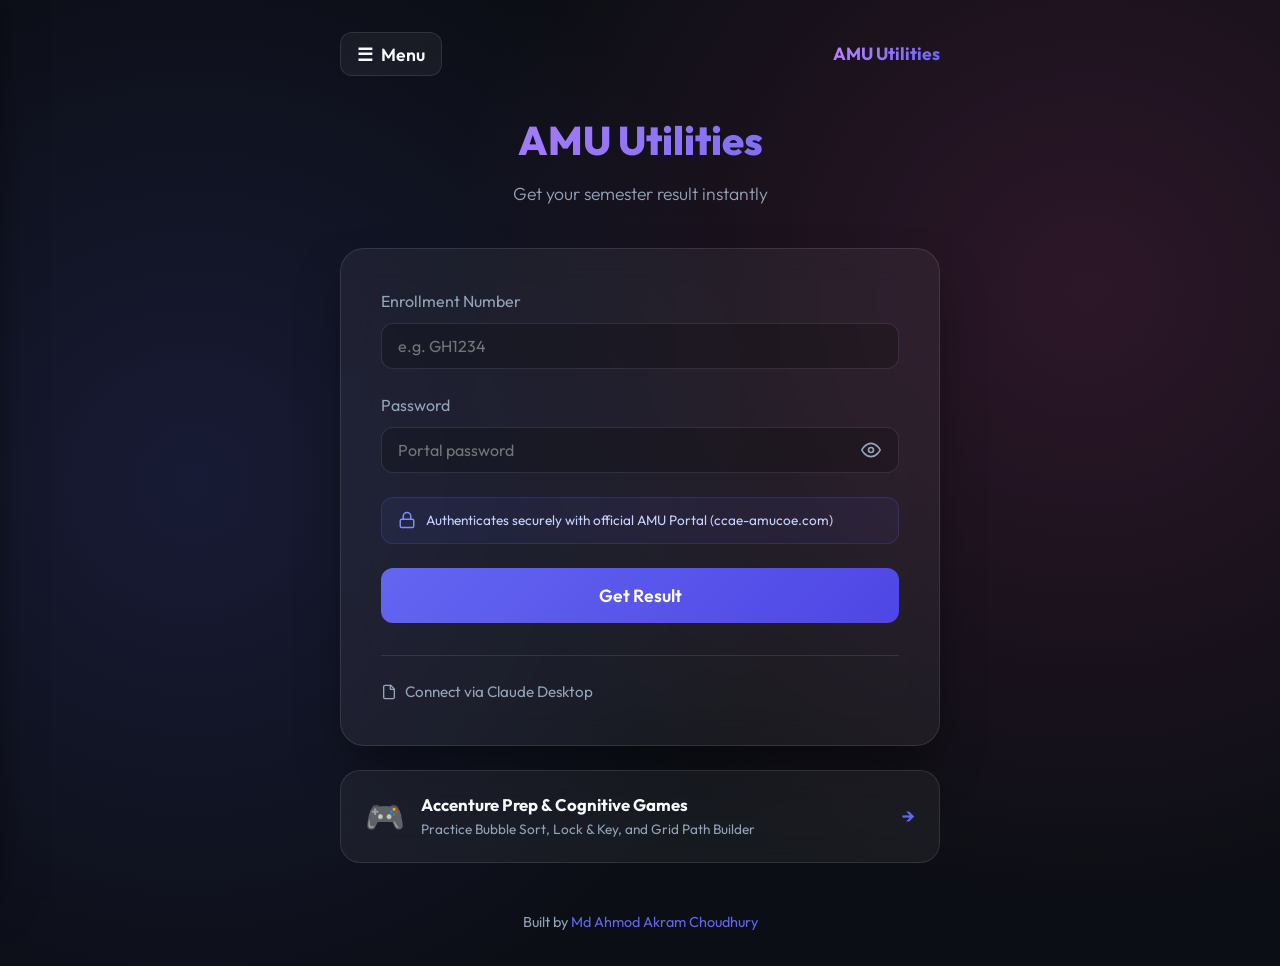
<file: templates/index.html>
<!DOCTYPE html>
<html lang="en">

<head>
    <meta charset="UTF-8">
    <meta name="viewport" content="width=device-width, initial-scale=1.0">
    <title>AMU Utilities</title>
    <link rel="stylesheet" href="/static/css/style.css">
</head>

<body>
    <div id="toast-container"></div>

    <!-- Global Sliding Sidebar -->
    <div id="global-sidebar" class="global-sidebar">
        <div class="sidebar-top">
            <h2>AMU Utilities</h2>
            <button id="global-sidebar-close" class="sidebar-close" aria-label="Close sidebar">&times;</button>
        </div>
        <div class="sidebar-menu">
            <a href="/" class="menu-item active">
                <span class="item-left">🏠 Results Portal</span>
            </a>
            <a href="/accenture" class="menu-item">
                <span class="item-left">🏢 Accenture Prep</span>
            </a>
        </div>
    </div>
    <div id="global-sidebar-overlay" class="global-overlay"></div>

    <div class="container">
        <nav class="nav-header">
            <button id="global-sidebar-toggle" class="sidebar-toggle-btn">
                <span>☰</span>
                <span>Menu</span>
            </button>
            <a href="/" class="nav-brand">
                <span>AMU Utilities</span>
            </a>
        </nav>

        <header>
            <h1>AMU Utilities</h1>
            <p class="subtitle">Get your semester result instantly</p>
        </header>

        <main>
            <div class="glass-card">
                <form id="resultForm">
                    <div class="form-group">
                        <label for="enrollment">Enrollment Number</label>
                        <input type="text" id="enrollment" name="enrollment" placeholder="e.g. GH1234"
                            autocomplete="username" required>
                    </div>

                    <div class="form-group">
                        <label for="password">Password</label>
                        <div class="password-wrapper">
                            <input type="password" id="password" name="password" placeholder="Portal password"
                                autocomplete="current-password" required>
                            <button type="button" id="togglePassword" class="password-toggle"
                                aria-label="Toggle password visibility">
                                <svg class="eye-open" width="20" height="20" viewBox="0 0 24 24" fill="none"
                                    stroke="currentColor" stroke-width="2" stroke-linecap="round"
                                    stroke-linejoin="round">
                                    <path d="M1 12s4-8 11-8 11 8 11 8-4 8-11 8-11-8-11-8z"></path>
                                    <circle cx="12" cy="12" r="3"></circle>
                                </svg>
                                <svg class="eye-closed" style="display:none;" width="20" height="20" viewBox="0 0 24 24"
                                    fill="none" stroke="currentColor" stroke-width="2" stroke-linecap="round"
                                    stroke-linejoin="round">
                                    <path
                                        d="M17.94 17.94A10.07 10.07 0 0 1 12 20c-7 0-11-8-11-8a18.45 18.45 0 0 1 5.06-5.94M9.9 4.24A9.12 9.12 0 0 1 12 4c7 0 11 8 11 8a18.5 18.5 0 0 1-2.16 3.19m-6.72-1.07a3 3 0 1 1-4.24-4.24">
                                    </path>
                                    <line x1="1" y1="1" x2="23" y2="23"></line>
                                </svg>
                            </button>
                        </div>
                    </div>

                    <div class="portal-info-box">
                        <svg width="18" height="18" viewBox="0 0 24 24" fill="none" stroke="currentColor"
                            stroke-width="2" stroke-linecap="round" stroke-linejoin="round">
                            <rect x="3" y="11" width="18" height="11" rx="2" ry="2"></rect>
                            <path d="M7 11V7a5 5 0 0 1 10 0v4"></path>
                        </svg>
                        <span>Authenticates securely with official AMU Portal (ccae-amucoe.com)</span>
                    </div>

                    <button type="submit" class="btn-primary" id="submitBtn">
                        <span class="btn-text">Get Result</span>
                        <div class="spinner"></div>
                    </button>
                </form>

                <details class="claude-config">
                    <summary>
                        <svg width="16" height="16" viewBox="0 0 24 24" fill="none" stroke="currentColor"
                            stroke-width="2" stroke-linecap="round" stroke-linejoin="round">
                            <path d="M14.5 2H6a2 2 0 0 0-2 2v16a2 2 0 0 0 2 2h12a2 2 0 0 0 2-2V7.5L14.5 2z"></path>
                            <polyline points="14 2 14 8 20 8"></polyline>
                        </svg>
                        Connect via Claude Desktop
                    </summary>
                    <div class="code-container">
                        <button class="copy-btn" onclick="copyConfig()">Copy</button>
                        <pre id="config-code">{
  "mcpServers": {
    "amu-utilities": {
      "command": "npx",
      "args": [
        "-y",
        "@modelcontextprotocol/client-cli",
        "https://amu-utilities-378492016f18.herokuapp.com/sse"
      ]
    }
  }
}</pre>
                    </div>
                </details>
            </div>

            <a href="/accenture" class="feature-card"
                style="margin-top: 1.5rem; text-decoration: none; display: flex; flex-direction: row; align-items: center; justify-content: space-between; padding: 1.25rem 1.5rem;">
                <div style="display: flex; align-items: center; gap: 1rem;">
                    <span style="font-size: 2rem;">🎮</span>
                    <div>
                        <div style="font-weight: 700; color: var(--text-main); font-size: 1.05rem;">Accenture Prep &
                            Cognitive Games</div>
                        <div style="font-size: 0.85rem; color: var(--text-muted);">Practice Bubble Sort, Lock & Key, and
                            Grid Path Builder</div>
                    </div>
                </div>
                <div class="card-action" style="font-size: 1.2rem;">&rarr;</div>
            </a>
        </main>

        <footer class="footer">
            Built by <a href="https://www.linkedin.com/in/md-ahmod-akram-choudhury/" target="_blank"
                rel="noopener noreferrer">Md Ahmod Akram Choudhury</a>
        </footer>
    </div>

    <script src="/static/js/app.js"></script>
</body>

</html>
</file>
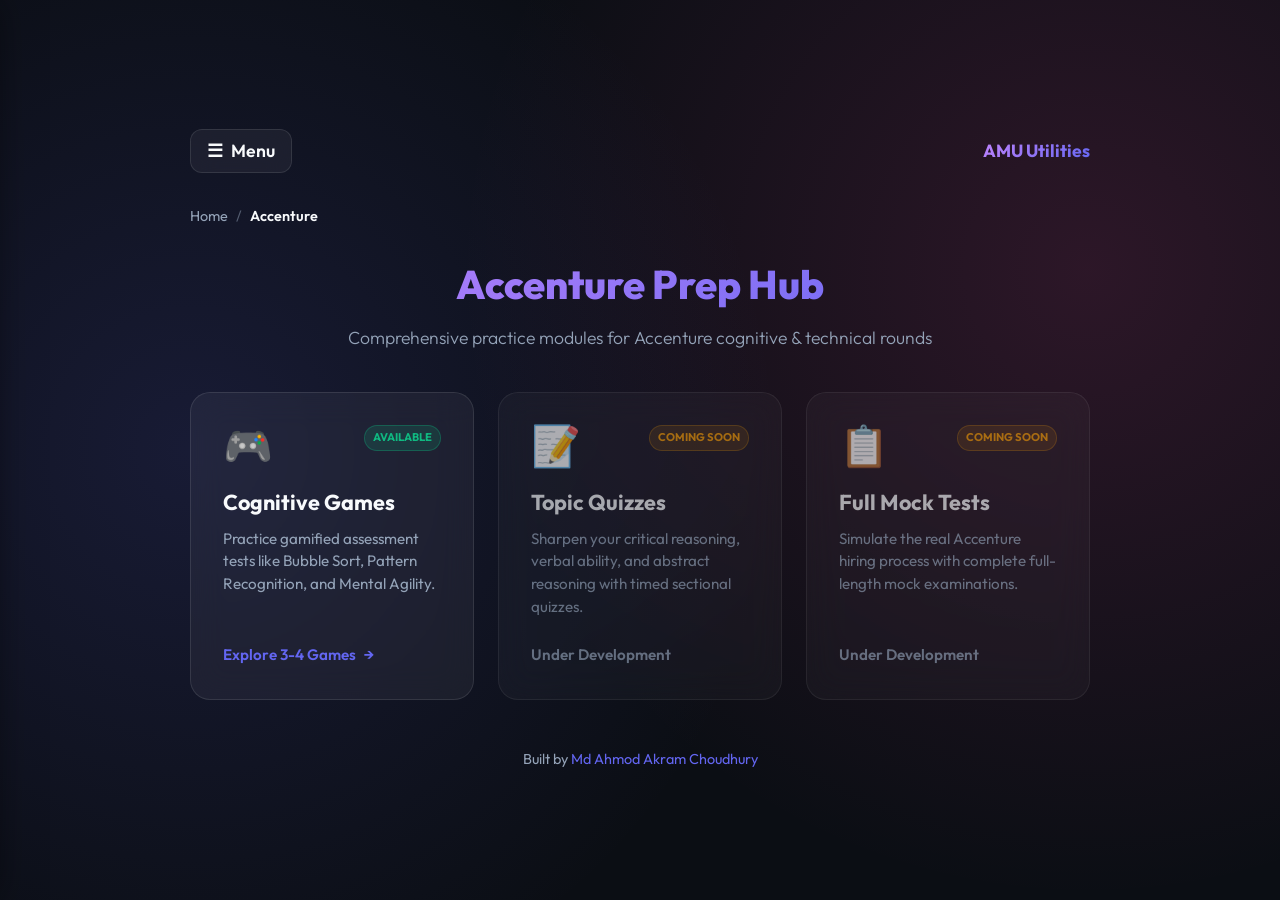
<file: templates/accenture_landing.html>
<!DOCTYPE html>
<html lang="en">
<head>
    <meta charset="UTF-8">
    <meta name="viewport" content="width=device-width, initial-scale=1.0">
    <title>Accenture Preparation | AMU Utilities</title>
    <link rel="stylesheet" href="/static/css/style.css">
</head>
<body>
    <div id="toast-container"></div>

    <!-- Global Sliding Sidebar -->
    <div id="global-sidebar" class="global-sidebar">
        <div class="sidebar-top">
            <h2>AMU Utilities</h2>
            <button id="global-sidebar-close" class="sidebar-close" aria-label="Close sidebar">&times;</button>
        </div>
        <div class="sidebar-menu">
            <div class="menu-category">Main</div>
            <a href="/" class="menu-item">
                <span class="item-left">🏠 Results Portal</span>
            </a>

            <div class="menu-category">Accenture Prep</div>
            <a href="/accenture" class="menu-item active">
                <span class="item-left">🏢 Accenture Home</span>
            </a>
            
            <a href="/accenture/games" class="menu-item">
                <span class="item-left">🎮 Games Section</span>
            </a>
            <div class="menu-subitems">
                <a href="/accenture/games/bubble-sort" class="menu-subitem">
                    <span>🔢 Bubble Sort</span>
                    <span class="badge-tag live">Play</span>
                </a>
                <a href="/accenture/games/lock-and-key" class="menu-subitem">
                    <span>🗝️ Lock & Key</span>
                    <span class="badge-tag live">Play</span>
                </a>
                <a href="/accenture/games/grid-path-builder" class="menu-subitem">
                    <span>🧩 Grid Path Builder</span>
                    <span class="badge-tag live">Play</span>
                </a>
                <div class="menu-subitem">
                    <span>⚡ Speed Arithmetic</span>
                    <span class="badge-tag soon">Soon</span>
                </div>
            </div>

            <a href="/accenture" class="menu-item">
                <span class="item-left">📝 Quiz Section</span>
                <span class="badge-tag soon">Soon</span>
            </a>

            <a href="/accenture" class="menu-item">
                <span class="item-left">📋 Mock Test Section</span>
                <span class="badge-tag soon">Soon</span>
            </a>
        </div>
    </div>
    <div id="global-sidebar-overlay" class="global-overlay"></div>

    <div class="wide-container">
        <!-- Top Nav -->
        <nav class="nav-header">
            <button id="global-sidebar-toggle" class="sidebar-toggle-btn">
                <span>☰</span>
                <span>Menu</span>
            </button>
            <a href="/" class="nav-brand">
                <span>AMU Utilities</span>
            </a>
        </nav>

        <!-- Breadcrumbs -->
        <div class="breadcrumbs">
            <a href="/">Home</a>
            <span class="separator">/</span>
            <span class="current">Accenture</span>
        </div>

        <!-- Hero Header -->
        <header class="section-hero">
            <h1>Accenture Prep Hub</h1>
            <p class="subtitle">Comprehensive practice modules for Accenture cognitive & technical rounds</p>
        </header>

        <main>
            <div class="cards-grid">
                <!-- Card 1: Games -->
                <a href="/accenture/games" class="feature-card">
                    <div>
                        <div class="card-top">
                            <div class="card-icon">🎮</div>
                            <span class="badge-tag live">Available</span>
                        </div>
                        <h2 class="card-title">Cognitive Games</h2>
                        <p class="card-desc">Practice gamified assessment tests like Bubble Sort, Pattern Recognition, and Mental Agility.</p>
                    </div>
                    <div class="card-action">
                        <span>Explore 3-4 Games</span>
                        <span>&rarr;</span>
                    </div>
                </a>

                <!-- Card 2: Quizzes -->
                <div class="feature-card disabled">
                    <div>
                        <div class="card-top">
                            <div class="card-icon">📝</div>
                            <span class="badge-tag soon">Coming Soon</span>
                        </div>
                        <h2 class="card-title">Topic Quizzes</h2>
                        <p class="card-desc">Sharpen your critical reasoning, verbal ability, and abstract reasoning with timed sectional quizzes.</p>
                    </div>
                    <div class="card-action" style="color: var(--text-muted);">
                        <span>Under Development</span>
                    </div>
                </div>

                <!-- Card 3: Mock Tests -->
                <div class="feature-card disabled">
                    <div>
                        <div class="card-top">
                            <div class="card-icon">📋</div>
                            <span class="badge-tag soon">Coming Soon</span>
                        </div>
                        <h2 class="card-title">Full Mock Tests</h2>
                        <p class="card-desc">Simulate the real Accenture hiring process with complete full-length mock examinations.</p>
                    </div>
                    <div class="card-action" style="color: var(--text-muted);">
                        <span>Under Development</span>
                    </div>
                </div>
            </div>
        </main>

        <footer class="footer">
            Built by <a href="https://www.linkedin.com/in/md-ahmod-akram-choudhury/" target="_blank" rel="noopener noreferrer">Md Ahmod Akram Choudhury</a>
        </footer>
    </div>

    <script src="/static/js/app.js"></script>
</body>
</html>
</file>
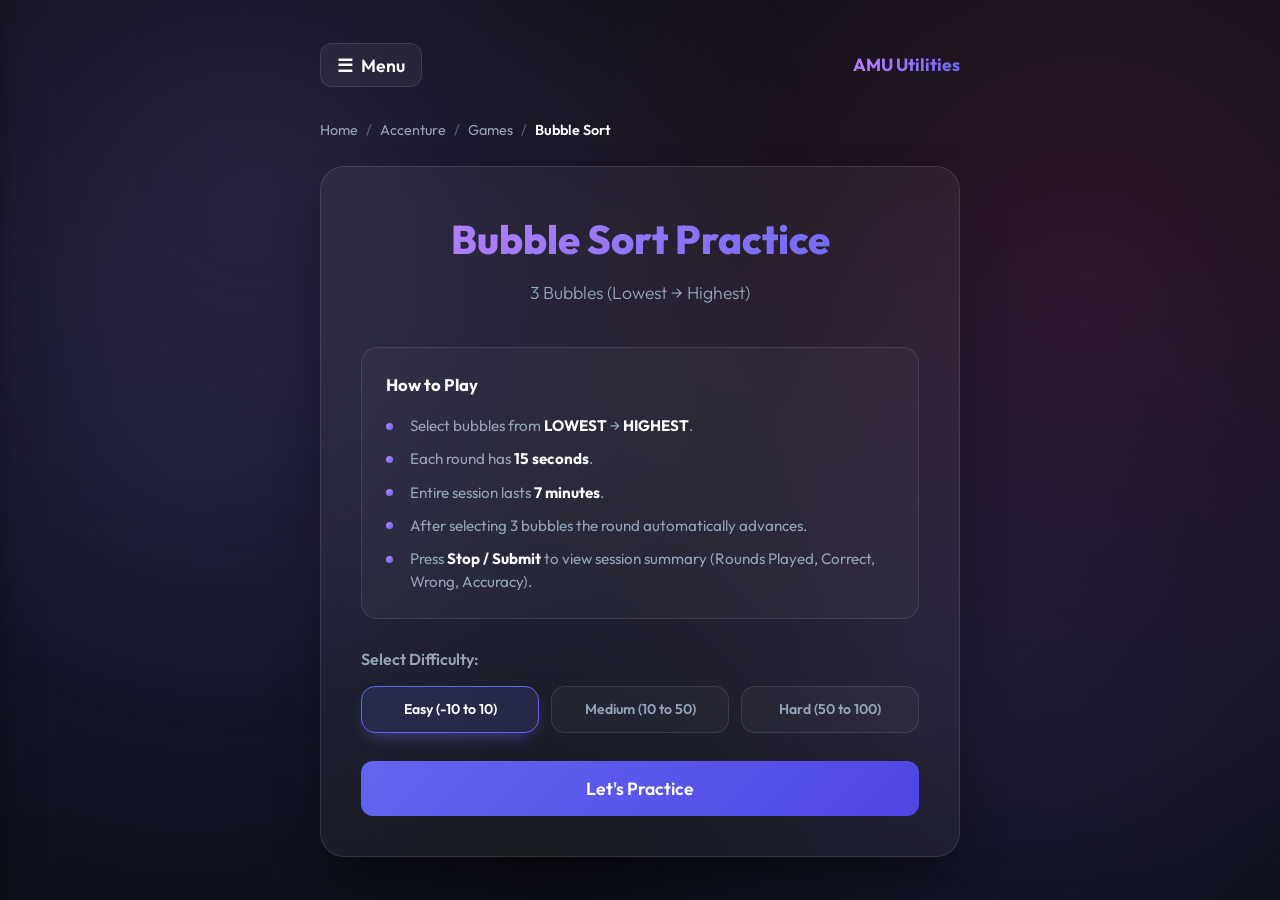
<file: templates/bubble_sort.html>
<!-- Updated bubble_sort.html – UI beautification pass 2 -->
<!DOCTYPE html>
<html lang="en">
<head>
    <meta charset="UTF-8">
    <meta name="viewport" content="width=device-width, initial-scale=1.0">
    <meta name="description" content="Bubble Sort practice game for cognitive assessment">
    <title>Bubble Sort Practice | Accenture Games</title>
    <link rel="stylesheet" href="/static/css/style.css">
    <link rel="stylesheet" href="/static/css/bubble_sort.css">
</head>
<body>
    <!-- Gradient background -->
    <div class="bg-gradient"></div>

    <div id="toast-container" class="toast-stack"></div>

    <!-- Global Sliding Sidebar -->
    <div id="global-sidebar" class="global-sidebar">
        <div class="sidebar-top">
            <h2>AMU Utilities</h2>
            <button id="global-sidebar-close" class="sidebar-close" aria-label="Close sidebar">&times;</button>
        </div>
        <div class="sidebar-menu">
            <div class="menu-category">Main</div>
            <a href="/" class="menu-item">
                <span class="item-left">🏠 Results Portal</span>
            </a>

            <div class="menu-category">Accenture Prep</div>
            <a href="/accenture" class="menu-item">
                <span class="item-left">🏢 Accenture Home</span>
            </a>
            <a href="/accenture/games" class="menu-item active">
                <span class="item-left">🎮 Games Section</span>
            </a>
            <div class="menu-subitems">
                <a href="/accenture/games/bubble-sort" class="menu-subitem active">
                    <span>🔢 Bubble Sort</span>
                    <span class="badge-tag live">Playing</span>
                </a>
                <a href="/accenture/games/lock-and-key" class="menu-subitem">
                    <span>🗝️ Lock &amp; Key</span>
                    <span class="badge-tag live">Play</span>
                </a>
                <a href="/accenture/games/grid-path-builder" class="menu-subitem">
                    <span>🧩 Grid Path Builder</span>
                    <span class="badge-tag live">Play</span>
                </a>
                <div class="menu-subitem">
                    <span>⚡ Speed Arithmetic</span>
                    <span class="badge-tag soon">Soon</span>
                </div>
            </div>
            <a href="/accenture" class="menu-item">
                <span class="item-left">📝 Quiz Section</span>
                <span class="badge-tag soon">Soon</span>
            </a>
            <a href="/accenture" class="menu-item">
                <span class="item-left">📋 Mock Test Section</span>
                <span class="badge-tag soon">Soon</span>
            </a>
        </div>
    </div>
    <div id="global-sidebar-overlay" class="global-overlay"></div>

    <!-- Top Bar for Session Timer -->
    <div id="session-timer-container" class="hidden">
        <div class="progress-bar">
            <div id="session-progress" class="progress-fill"></div>
        </div>
        <div class="session-time-text">Time Left: <span id="session-time-display">07:00</span></div>
    </div>

    <div class="container game-container">
        <!-- Top Nav -->
        <nav class="nav-header">
            <button id="global-sidebar-toggle" class="sidebar-toggle-btn">
                <span>☰</span>
                <span>Menu</span>
            </button>
            <a href="/" class="nav-brand">
                <span>AMU Utilities</span>
            </a>
        </nav>

        <!-- Breadcrumbs -->
        <div class="breadcrumbs">
            <a href="/">Home</a>
            <span class="separator">/</span>
            <a href="/accenture">Accenture</a>
            <span class="separator">/</span>
            <a href="/accenture/games">Games</a>
            <span class="separator">/</span>
            <span class="current">Bubble Sort</span>
        </div>

        <!-- SCREEN 1: Instructions -->
        <div id="instructions-screen" class="glass-card screen">
            <header>
                <h1>Bubble Sort Practice</h1>
                <p class="subtitle">3 Bubbles (Lowest &rarr; Highest)</p>
            </header>
            <div class="rules-box">
                <h2>How to Play</h2>
                <ul>
                    <li>Select bubbles from <strong>LOWEST</strong> &rarr; <strong>HIGHEST</strong>.</li>
                    <li>Each round has <strong>15 seconds</strong>.</li>
                    <li>Entire session lasts <strong>7 minutes</strong>.</li>
                    <li>After selecting 3 bubbles the round automatically advances.</li>
                    <li>Press <strong>Stop / Submit</strong> to view session summary (Rounds Played, Correct, Wrong, Accuracy).</li>
                </ul>
            </div>
            <div class="difficulty-section">
                <h3>Select Difficulty:</h3>
                <div class="difficulty-options">
                    <button class="diff-btn active" data-level="easy">Easy (-10 to 10)</button>
                    <button class="diff-btn" data-level="medium">Medium (10 to 50)</button>
                    <button class="diff-btn" data-level="hard">Hard (50 to 100)</button>
                </div>
            </div>
            <button id="start-btn" class="btn-primary">Let's Practice</button>
        </div>

        <!-- SCREEN 2: Gameplay -->
        <div id="gameplay-screen" class="screen hidden">
            <section class="gameplay-container">
                <div class="game-header status-bar">
                    <div class="round-info">
                        <div class="round-counter">Round <span id="round-display">1</span></div>
                        <span id="tier-badge" class="tier-badge tier-easy">Easy</span>
                    </div>
                    <div class="round-timer">
                        <svg width="40" height="40" viewBox="0 0 40 40">
                            <circle class="timer-bg" cx="20" cy="20" r="18" fill="none" stroke-width="4"/>
                            <circle class="timer-ring" id="timer-ring" cx="20" cy="20" r="18" fill="none" stroke-width="4"/>
                        </svg>
                        <div id="round-time-text" class="timer-text">15</div>
                    </div>
                    <div class="stat-pills">
                        <div class="move-counter" aria-live="polite">
                            Moves: <strong id="move-counter">0</strong>
                        </div>
                        <div class="streak-counter" aria-live="polite">
                            🔥 <span id="streak-display">0</span>
                        </div>
                    </div>
                </div>
                <div class="bubbles-area" id="bubbles-container"></div>
                <p class="bubbles-hint">Tap a bubble again to undo, or press Esc to clear your picks.</p>
                <div class="game-footer">
                    <button id="stop-btn" class="btn-secondary">Stop / Submit</button>
                </div>
            </section>
        </div>

        <!-- SCREEN 3: Results Summary -->
        <div id="results-screen" class="glass-card screen hidden">
            <header>
                <h1>Session Summary</h1>
                <p class="subtitle">Here's how you did!</p>
            </header>
            <div class="stats-grid">
                <div class="stat-card">
                    <div class="stat-value" id="stat-played">0</div>
                    <div class="stat-label">Rounds Played</div>
                </div>
                <div class="stat-card">
                    <div class="stat-value correct" id="stat-correct">0</div>
                    <div class="stat-label">Correct</div>
                </div>
                <div class="stat-card">
                    <div class="stat-value wrong" id="stat-wrong">0</div>
                    <div class="stat-label">Wrong</div>
                </div>
                <div class="stat-card">
                    <div class="stat-value accuracy" id="stat-accuracy">0%</div>
                    <div class="stat-label">Accuracy</div>
                </div>
                <div class="stat-card">
                    <div class="stat-value streak" id="stat-streak">0</div>
                    <div class="stat-label">Best Streak</div>
                </div>
            </div>
            <div class="results-actions">
                <button id="play-again-btn" class="btn-primary">Play Again</button>
                <a href="/accenture/games" class="btn-secondary text-center">Back to Games</a>
            </div>
            <button id="open-sidebar-btn" class="btn-accenture-games">
                Explore More Accenture Games &rarr;
            </button>
        </div>
    </div>

    <script src="/static/js/app.js"></script>
    <script src="/static/js/bubble_sort.js"></script>
</body>
</html>
</file>
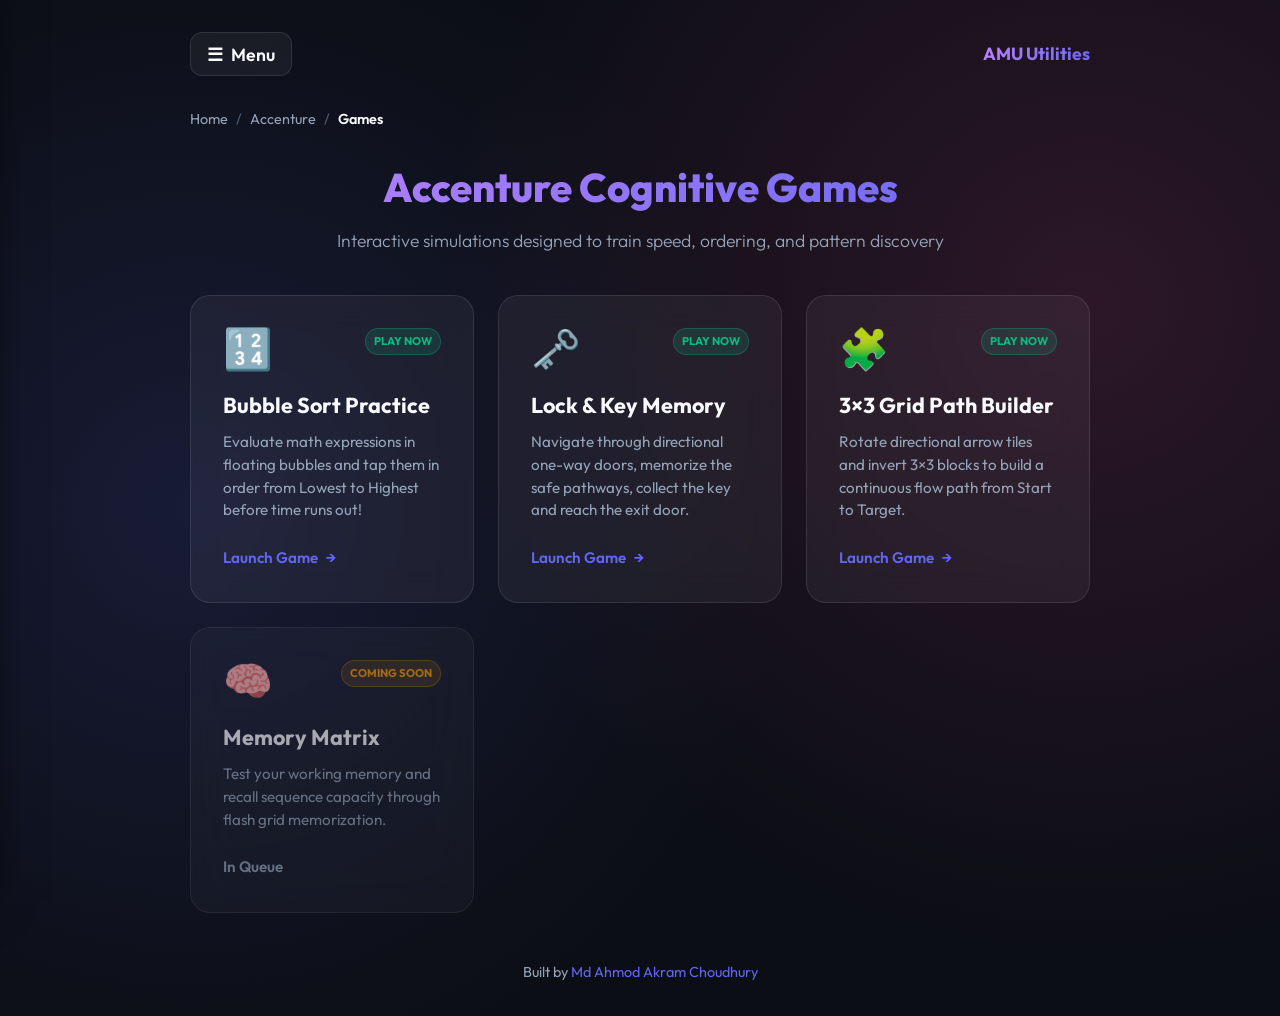
<file: templates/games_landing.html>
<!DOCTYPE html>
<html lang="en">
<head>
    <meta charset="UTF-8">
    <meta name="viewport" content="width=device-width, initial-scale=1.0">
    <title>Accenture Games | AMU Utilities</title>
    <link rel="stylesheet" href="/static/css/style.css">
</head>
<body>
    <div id="toast-container"></div>

    <!-- Global Sliding Sidebar -->
    <div id="global-sidebar" class="global-sidebar">
        <div class="sidebar-top">
            <h2>AMU Utilities</h2>
            <button id="global-sidebar-close" class="sidebar-close" aria-label="Close sidebar">&times;</button>
        </div>
        <div class="sidebar-menu">
            <div class="menu-category">Main</div>
            <a href="/" class="menu-item">
                <span class="item-left">🏠 Results Portal</span>
            </a>

            <div class="menu-category">Accenture Prep</div>
            <a href="/accenture" class="menu-item">
                <span class="item-left">🏢 Accenture Home</span>
            </a>
            
            <a href="/accenture/games" class="menu-item active">
                <span class="item-left">🎮 Games Section</span>
            </a>
            <div class="menu-subitems">
                <a href="/accenture/games/bubble-sort" class="menu-subitem">
                    <span>🔢 Bubble Sort</span>
                    <span class="badge-tag live">Play</span>
                </a>
                <a href="/accenture/games/lock-and-key" class="menu-subitem">
                    <span>🗝️ Lock & Key</span>
                    <span class="badge-tag live">Play</span>
                </a>
                <a href="/accenture/games/grid-path-builder" class="menu-subitem">
                    <span>🧩 Grid Path Builder</span>
                    <span class="badge-tag live">Play</span>
                </a>
                <div class="menu-subitem">
                    <span>⚡ Speed Arithmetic</span>
                    <span class="badge-tag soon">Soon</span>
                </div>
            </div>

            <a href="/accenture" class="menu-item">
                <span class="item-left">📝 Quiz Section</span>
                <span class="badge-tag soon">Soon</span>
            </a>

            <a href="/accenture" class="menu-item">
                <span class="item-left">📋 Mock Test Section</span>
                <span class="badge-tag soon">Soon</span>
            </a>
        </div>
    </div>
    <div id="global-sidebar-overlay" class="global-overlay"></div>

    <div class="wide-container">
        <!-- Top Nav -->
        <nav class="nav-header">
            <button id="global-sidebar-toggle" class="sidebar-toggle-btn">
                <span>☰</span>
                <span>Menu</span>
            </button>
            <a href="/" class="nav-brand">
                <span>AMU Utilities</span>
            </a>
        </nav>

        <!-- Breadcrumbs -->
        <div class="breadcrumbs">
            <a href="/">Home</a>
            <span class="separator">/</span>
            <a href="/accenture">Accenture</a>
            <span class="separator">/</span>
            <span class="current">Games</span>
        </div>

        <!-- Hero Header -->
        <header class="section-hero">
            <h1>Accenture Cognitive Games</h1>
            <p class="subtitle">Interactive simulations designed to train speed, ordering, and pattern discovery</p>
        </header>

        <main>
            <div class="cards-grid">
                <!-- Game 1: Bubble Sort Practice (Live) -->
                <a href="/accenture/games/bubble-sort" class="feature-card">
                    <div>
                        <div class="card-top">
                            <div class="card-icon">🔢</div>
                            <span class="badge-tag live">Play Now</span>
                        </div>
                        <h2 class="card-title">Bubble Sort Practice</h2>
                        <p class="card-desc">Evaluate math expressions in floating bubbles and tap them in order from Lowest to Highest before time runs out!</p>
                    </div>
                    <div class="card-action">
                        <span>Launch Game</span>
                        <span>&rarr;</span>
                    </div>
                </a>

                <!-- Game 2: Lock & Key Memory Game (Live) -->
                <a href="/accenture/games/lock-and-key" class="feature-card">
                    <div>
                        <div class="card-top">
                            <div class="card-icon">🗝️</div>
                            <span class="badge-tag live">Play Now</span>
                        </div>
                        <h2 class="card-title">Lock & Key Memory</h2>
                        <p class="card-desc">Navigate through directional one-way doors, memorize the safe pathways, collect the key and reach the exit door.</p>
                    </div>
                    <div class="card-action">
                        <span>Launch Game</span>
                        <span>&rarr;</span>
                    </div>
                </a>

                <!-- Game 3: 3x3 Grid Path Builder (Live) -->
                <a href="/accenture/games/grid-path-builder" class="feature-card">
                    <div>
                        <div class="card-top">
                            <div class="card-icon">🧩</div>
                            <span class="badge-tag live">Play Now</span>
                        </div>
                        <h2 class="card-title">3×3 Grid Path Builder</h2>
                        <p class="card-desc">Rotate directional arrow tiles and invert 3×3 blocks to build a continuous flow path from Start to Target.</p>
                    </div>
                    <div class="card-action">
                        <span>Launch Game</span>
                        <span>&rarr;</span>
                    </div>
                </a>

                <!-- Game 4: Digit Memory Matrix (Placeholder) -->
                <div class="feature-card disabled">
                    <div>
                        <div class="card-top">
                            <div class="card-icon">🧠</div>
                            <span class="badge-tag soon">Coming Soon</span>
                        </div>
                        <h2 class="card-title">Memory Matrix</h2>
                        <p class="card-desc">Test your working memory and recall sequence capacity through flash grid memorization.</p>
                    </div>
                    <div class="card-action" style="color: var(--text-muted);">
                        <span>In Queue</span>
                    </div>
                </div>
            </div>
        </main>

        <footer class="footer">
            Built by <a href="https://www.linkedin.com/in/md-ahmod-akram-choudhury/" target="_blank" rel="noopener noreferrer">Md Ahmod Akram Choudhury</a>
        </footer>
    </div>

    <script src="/static/js/app.js"></script>
</body>
</html>
</file>
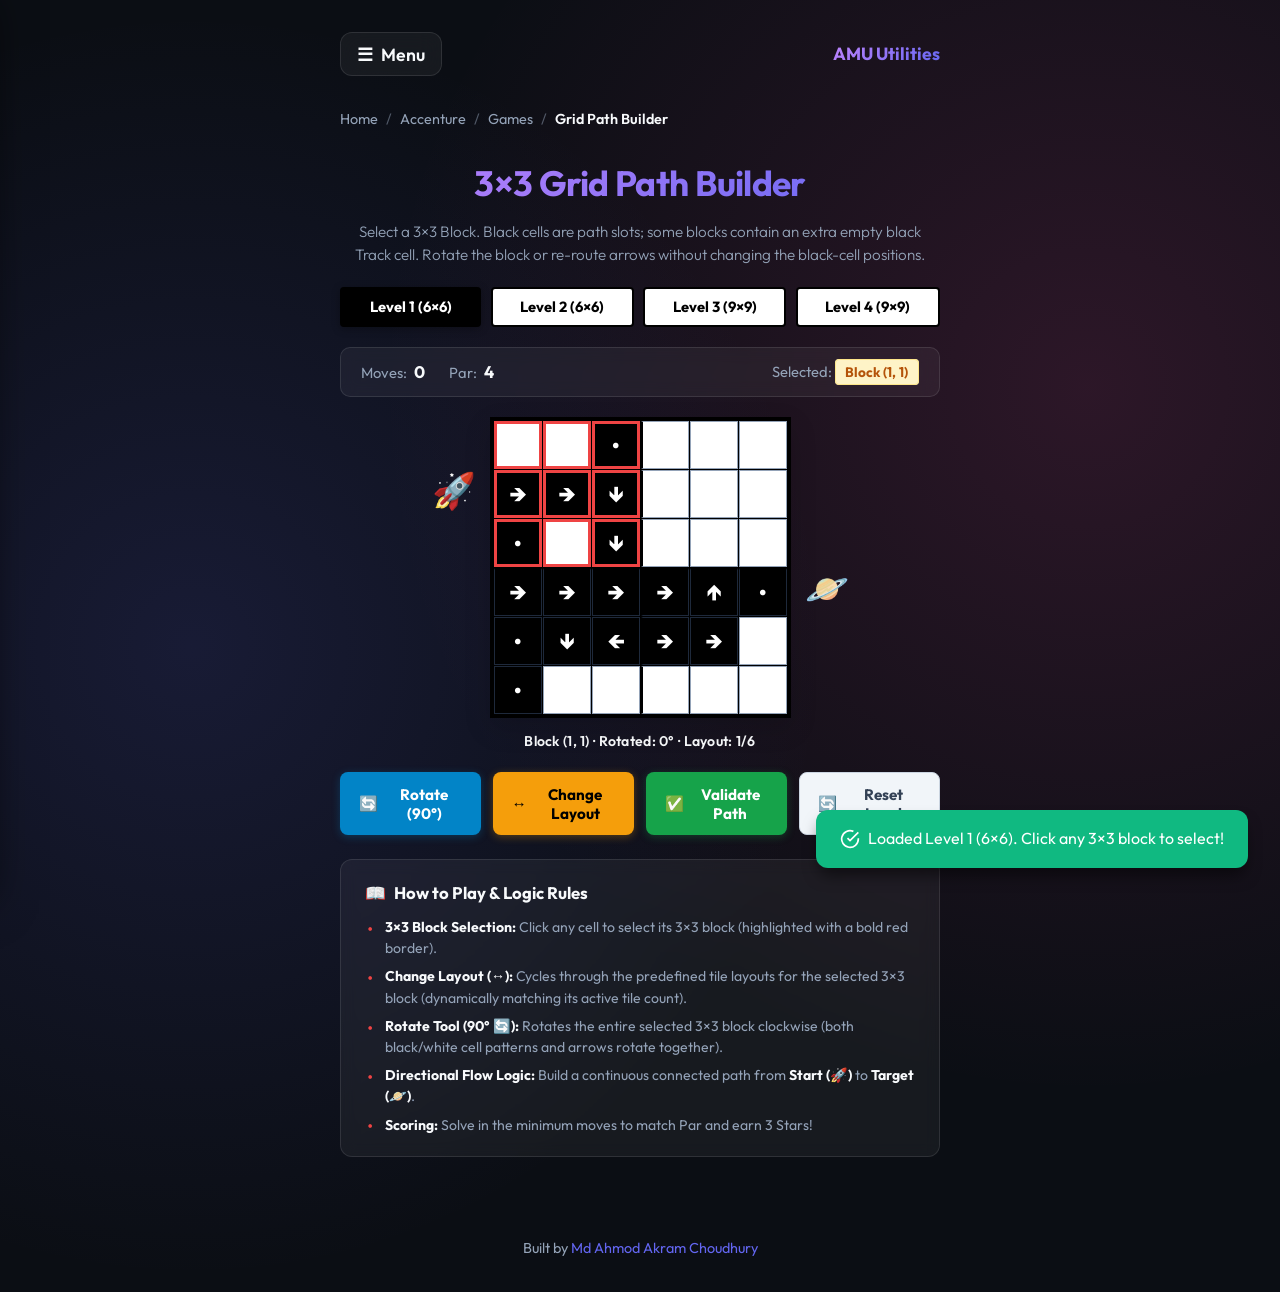
<file: templates/grid_path_builder.html>
<!DOCTYPE html>
<html lang="en">
<head>
    <meta charset="UTF-8">
    <meta name="viewport" content="width=device-width, initial-scale=1.0">
    <title>3x3 Grid Path Builder | Accenture Games</title>
    <link rel="stylesheet" href="/static/css/style.css">
    <link rel="stylesheet" href="/static/css/grid_path_builder.css">
</head>
<body>
    <div id="toast-container"></div>
    
    <!-- Global Sliding Sidebar -->
    <div id="global-sidebar" class="global-sidebar">
        <div class="sidebar-top">
            <h2>AMU Utilities</h2>
            <button id="global-sidebar-close" class="sidebar-close" aria-label="Close sidebar">&times;</button>
        </div>
        <div class="sidebar-menu">
            <div class="menu-category">Main</div>
            <a href="/" class="menu-item">
                <span class="item-left">🏠 Results Portal</span>
            </a>

            <div class="menu-category">Accenture Prep</div>
            <a href="/accenture" class="menu-item">
                <span class="item-left">🏢 Accenture Home</span>
            </a>
            
            <a href="/accenture/games" class="menu-item active">
                <span class="item-left">🎮 Games Section</span>
            </a>
            <div class="menu-subitems">
                <a href="/accenture/games/bubble-sort" class="menu-subitem">
                    <span>🔢 Bubble Sort</span>
                    <span class="badge-tag live">Play</span>
                </a>
                <a href="/accenture/games/lock-and-key" class="menu-subitem">
                    <span>🗝️ Lock & Key</span>
                    <span class="badge-tag live">Play</span>
                </a>
                <a href="/accenture/games/grid-path-builder" class="menu-subitem active">
                    <span>🧩 Grid Path Builder</span>
                    <span class="badge-tag live">Playing</span>
                </a>
                <div class="menu-subitem">
                    <span>⚡ Speed Arithmetic</span>
                    <span class="badge-tag soon">Soon</span>
                </div>
            </div>

            <a href="/accenture" class="menu-item">
                <span class="item-left">📝 Quiz Section</span>
                <span class="badge-tag soon">Soon</span>
            </a>

            <a href="/accenture" class="menu-item">
                <span class="item-left">📋 Mock Test Section</span>
                <span class="badge-tag soon">Soon</span>
            </a>
        </div>
    </div>
    <div id="global-sidebar-overlay" class="global-overlay"></div>

    <div class="container game-container">
        <!-- Top Nav -->
        <nav class="nav-header">
            <button id="global-sidebar-toggle" class="sidebar-toggle-btn">
                <span>☰</span>
                <span>Menu</span>
            </button>
            <a href="/" class="nav-brand">
                <span>AMU Utilities</span>
            </a>
        </nav>

        <!-- Breadcrumbs -->
        <div class="breadcrumbs">
            <a href="/">Home</a>
            <span class="separator">/</span>
            <a href="/accenture">Accenture</a>
            <span class="separator">/</span>
            <a href="/accenture/games">Games</a>
            <span class="separator">/</span>
            <span class="current">Grid Path Builder</span>
        </div>

        <!-- Main Game Container -->
        <div class="gpb-wrapper">
            <header class="gpb-header">
                <h1>3×3 Grid Path Builder</h1>
                <p class="subtitle">Select a 3×3 Block. Black cells are path slots; some blocks contain an extra empty black Track cell. Rotate the block or re-route arrows without changing the black-cell positions.</p>
            </header>

            <!-- Level Selection Buttons -->
            <div class="gpb-level-row">
                <button class="gpb-lvl-btn active" data-level="1">Level 1 (6×6)</button>
                <button class="gpb-lvl-btn" data-level="2">Level 2 (6×6)</button>
                <button class="gpb-lvl-btn" data-level="3">Level 3 (9×9)</button>
                <button class="gpb-lvl-btn" data-level="4">Level 4 (9×9)</button>
            </div>

            <!-- Status / Stats Bar -->
            <div class="gpb-status-bar">
                <div class="gpb-status-group">
                    <div class="gpb-stat-item">
                        <span>Moves:</span>
                        <strong id="move-counter">0</strong>
                    </div>
                    <div class="gpb-stat-item">
                        <span>Par:</span>
                        <strong id="par-counter">4</strong>
                    </div>
                </div>
                <div class="gpb-stat-item">
                    <span>Selected:</span>
                    <span id="selected-block-label" class="gpb-badge-block">Block (1, 1)</span>
                </div>
            </div>

            <!-- Board Area with Start/End Markers -->
            <div class="gpb-board-area">
                <div class="gpb-marker start" id="start-marker">
                    <span>🚀</span>
                    <span class="gpb-marker-label">Start</span>
                </div>
                <div class="gpb-board-card">
                    <div id="gpb-grid" class="gpb-grid gpb-grid-6x6">
                        <!-- Grid cells injected by JS -->
                    </div>
                </div>
                <div class="gpb-marker end" id="end-marker">
                    <span>🪐</span>
                    <span class="gpb-marker-label">Target</span>
                </div>
            </div>

            <!-- Exact Block Info Line as shown in screenshot -->
            <div id="gpb-block-info" class="gpb-block-info">
                Block (1, 1) · Rotated: 0° · Layout: 1/6
            </div>

            <!-- Action Controls Row -->
            <div class="gpb-actions-row">
                <button id="btn-rotate" class="gpb-btn-action btn-rotate">
                    <span>🔄</span>
                    <span>Rotate (90°)</span>
                </button>
                <button id="btn-change-dir" class="gpb-btn-action btn-change-layout">
                    <span>↔</span>
                    <span>Change Layout</span>
                </button>
                <button id="btn-validate" class="gpb-btn-action btn-validate">
                    <span>✅</span>
                    <span>Validate Path</span>
                </button>
                <button id="btn-reset" class="gpb-btn-action btn-reset">
                    <span>🔄</span>
                    <span>Reset Level</span>
                </button>
            </div>

            <!-- Rules Card -->
            <div class="gpb-rules-card">
                <h3><span>📖</span> How to Play & Logic Rules</h3>
                <ul>
                    <li><strong>3×3 Block Selection:</strong> Click any cell to select its 3×3 block (highlighted with a bold red border).</li>
                    <li><strong>Change Layout (↔):</strong> Cycles through the predefined tile layouts for the selected 3×3 block (dynamically matching its active tile count).</li>
                    <li><strong>Rotate Tool (90° 🔄):</strong> Rotates the entire selected 3×3 block clockwise (both black/white cell patterns and arrows rotate together).</li>
                    <li><strong>Directional Flow Logic:</strong> Build a continuous connected path from <strong>Start (🚀)</strong> to <strong>Target (🪐)</strong>.</li>
                    <li><strong>Scoring:</strong> Solve in the minimum moves to match Par and earn 3 Stars!</li>
                </ul>
            </div>
        </div>

        <footer class="footer">
            Built by <a href="https://www.linkedin.com/in/md-ahmod-akram-choudhury/" target="_blank" rel="noopener noreferrer">Md Ahmod Akram Choudhury</a>
        </footer>
    </div>

    <!-- Victory Modal Overlay -->
    <div id="gpb-modal" class="gpb-modal-overlay">
        <div class="gpb-modal-card">
            <div class="gpb-modal-icon">🎉</div>
            <h2 class="gpb-modal-title">Level Completed!</h2>
            <p class="gpb-modal-subtitle">Continuous path flow established successfully.</p>
            
            <div class="gpb-stars-row" id="modal-stars">
                <!-- Stars rendered by JS -->
            </div>

            <div class="gpb-modal-stats">
                <div class="gpb-modal-stat-box">
                    <div class="gpb-modal-stat-val" id="modal-moves">0</div>
                    <div class="gpb-modal-stat-label">Moves Used</div>
                </div>
                <div class="gpb-modal-stat-box">
                    <div class="gpb-modal-stat-val" id="modal-par">0</div>
                    <div class="gpb-modal-stat-label">Par Target</div>
                </div>
                <div class="gpb-modal-stat-box" style="grid-column: span 2;">
                    <div class="gpb-modal-stat-val efficiency" id="modal-efficiency">100%</div>
                    <div class="gpb-modal-stat-label">Move Efficiency</div>
                </div>
            </div>

            <div class="gpb-modal-actions">
                <button id="modal-next-btn" class="btn-next-lvl">Proceed to Next Level &rarr;</button>
                <button id="modal-replay-btn" class="btn-replay">Replay Level</button>
            </div>
        </div>
    </div>

    <script src="/static/js/app.js"></script>
    <script src="/static/js/grid_path_builder.js"></script>
</body>
</html>
</file>
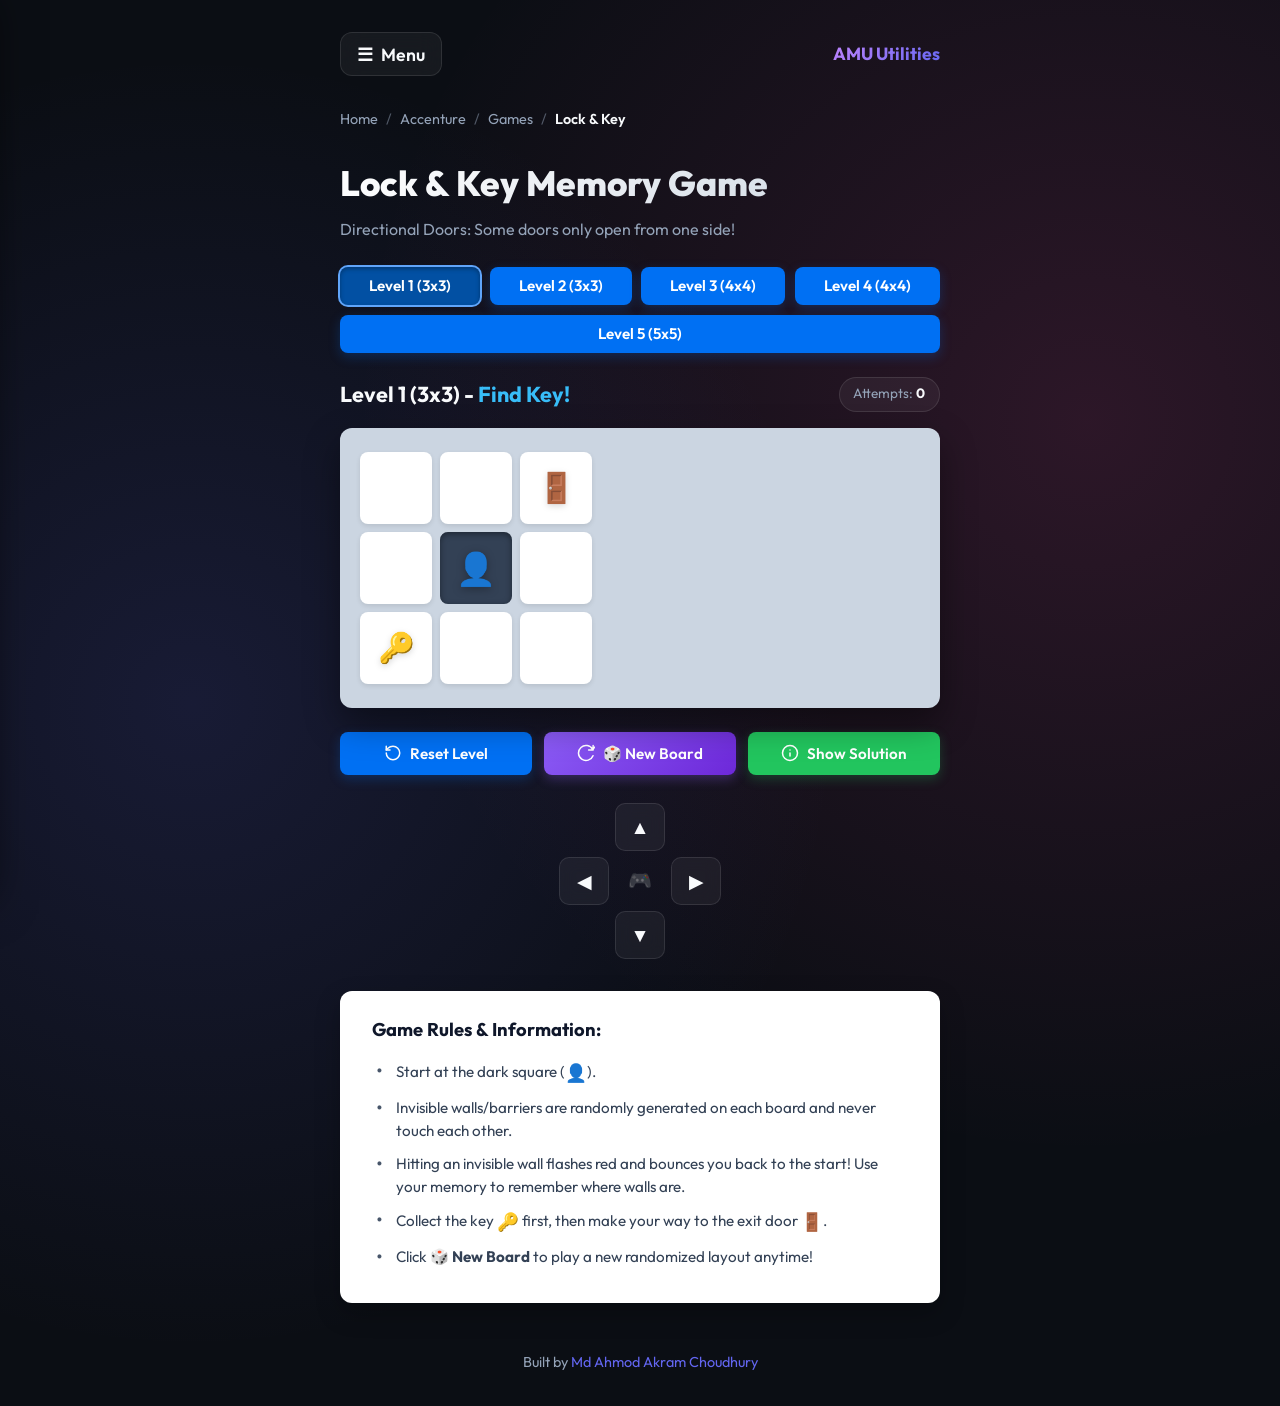
<file: templates/lock_and_key.html>
<!DOCTYPE html>
<html lang="en">
<head>
    <meta charset="UTF-8">
    <meta name="viewport" content="width=device-width, initial-scale=1.0">
    <title>Lock & Key Memory Game | Accenture Games</title>
    <link rel="stylesheet" href="/static/css/style.css">
    <link rel="stylesheet" href="/static/css/lock_and_key.css">
</head>
<body>
    <div id="toast-container"></div>
    
    <!-- Global Sliding Sidebar -->
    <div id="global-sidebar" class="global-sidebar">
        <div class="sidebar-top">
            <h2>AMU Utilities</h2>
            <button id="global-sidebar-close" class="sidebar-close" aria-label="Close sidebar">&times;</button>
        </div>
        <div class="sidebar-menu">
            <div class="menu-category">Main</div>
            <a href="/" class="menu-item">
                <span class="item-left">🏠 Results Portal</span>
            </a>

            <div class="menu-category">Accenture Prep</div>
            <a href="/accenture" class="menu-item">
                <span class="item-left">🏢 Accenture Home</span>
            </a>
            
            <a href="/accenture/games" class="menu-item active">
                <span class="item-left">🎮 Games Section</span>
            </a>
            <div class="menu-subitems">
                <a href="/accenture/games/bubble-sort" class="menu-subitem">
                    <span>🔢 Bubble Sort</span>
                    <span class="badge-tag live">Play</span>
                </a>
                <a href="/accenture/games/lock-and-key" class="menu-subitem active">
                    <span>🗝️ Lock & Key</span>
                    <span class="badge-tag live">Playing</span>
                </a>
                <a href="/accenture/games/grid-path-builder" class="menu-subitem">
                    <span>🧩 Grid Path Builder</span>
                    <span class="badge-tag live">Play</span>
                </a>
                <div class="menu-subitem">
                    <span>⚡ Speed Arithmetic</span>
                    <span class="badge-tag soon">Soon</span>
                </div>
            </div>

            <a href="/accenture" class="menu-item">
                <span class="item-left">📝 Quiz Section</span>
                <span class="badge-tag soon">Soon</span>
            </a>

            <a href="/accenture" class="menu-item">
                <span class="item-left">📋 Mock Test Section</span>
                <span class="badge-tag soon">Soon</span>
            </a>
        </div>
    </div>
    <div id="global-sidebar-overlay" class="global-overlay"></div>

    <div class="container game-container">
        <!-- Top Nav -->
        <nav class="nav-header">
            <button id="global-sidebar-toggle" class="sidebar-toggle-btn">
                <span>☰</span>
                <span>Menu</span>
            </button>
            <a href="/" class="nav-brand">
                <span>AMU Utilities</span>
            </a>
        </nav>

        <!-- Breadcrumbs -->
        <div class="breadcrumbs">
            <a href="/">Home</a>
            <span class="separator">/</span>
            <a href="/accenture">Accenture</a>
            <span class="separator">/</span>
            <a href="/accenture/games">Games</a>
            <span class="separator">/</span>
            <span class="current">Lock & Key</span>
        </div>

        <!-- Main Game Screen -->
        <div class="game-wrapper">
            <header class="game-header-section">
                <h1>Lock & Key Memory Game</h1>
                <p class="subtitle">Directional Doors: Some doors only open from one side!</p>
            </header>

            <!-- Level Selector Buttons -->
            <div class="level-selector-row" id="level-buttons-container">
                <button class="lvl-btn active" data-level="1">Level 1 (3x3)</button>
                <button class="lvl-btn" data-level="2">Level 2 (3x3)</button>
                <button class="lvl-btn" data-level="3">Level 3 (4x4)</button>
                <button class="lvl-btn" data-level="4">Level 4 (4x4)</button>
                <button class="lvl-btn" data-level="5">Level 5 (5x5)</button>
            </div>

            <!-- Current Objective Title -->
            <div class="objective-heading-bar">
                <h2 id="objective-title">Level 1 (3x3) - <span class="highlight-objective" id="objective-status">Find Key!</span></h2>
                <div class="stats-pill">
                    <span>Attempts: <strong id="attempt-counter">0</strong></span>
                </div>
            </div>

            <!-- Board View Container -->
            <div class="board-outer-card">
                <div class="board-grid-wrapper" id="board-grid-wrapper">
                    <div id="game-grid" class="game-grid grid-3x3">
                        <!-- Cells dynamically generated by JS -->
                    </div>
                    <div id="barriers-overlay" class="barriers-overlay">
                        <!-- Dynamic barrier lines generated by JS -->
                    </div>
                </div>
            </div>

            <!-- Controls & Action Buttons -->
            <div class="actions-row">
                <button id="reset-level-btn" class="btn-action btn-reset" title="Reset player to start position of current board">
                    <svg width="18" height="18" viewBox="0 0 24 24" fill="none" stroke="currentColor" stroke-width="2" stroke-linecap="round" stroke-linejoin="round"><path d="M3 12a9 9 0 1 0 9-9 9.75 9.75 0 0 0-6.74 2.74L3 8"></path><path d="M3 3v5h5"></path></svg>
                    Reset Level
                </button>
                <button id="randomize-btn" class="btn-action btn-randomize" title="Generate a brand new random layout for this level">
                    <svg width="18" height="18" viewBox="0 0 24 24" fill="none" stroke="currentColor" stroke-width="2" stroke-linecap="round" stroke-linejoin="round"><path d="M21.5 2v6h-6M21.34 15.57a10 10 0 1 1-.57-8.38l5.67-5.67"/></svg>
                    🎲 New Board
                </button>
                <button id="solution-btn" class="btn-action btn-solution" title="Reveal solution path and all barrier walls">
                    <svg width="18" height="18" viewBox="0 0 24 24" fill="none" stroke="currentColor" stroke-width="2" stroke-linecap="round" stroke-linejoin="round"><circle cx="12" cy="12" r="10"></circle><path d="M12 16v-4"></path><path d="M12 8h.01"></path></svg>
                    Show Solution
                </button>
            </div>

            <!-- D-Pad Controls for touch/mobile or quick navigation -->
            <div class="dpad-container">
                <button class="dpad-btn up" data-dir="up" aria-label="Move Up">▲</button>
                <div class="dpad-row">
                    <button class="dpad-btn left" data-dir="left" aria-label="Move Left">◀</button>
                    <div class="dpad-center">🎮</div>
                    <button class="dpad-btn right" data-dir="right" aria-label="Move Right">▶</button>
                </div>
                <button class="dpad-btn down" data-dir="down" aria-label="Move Down">▼</button>
            </div>

            <!-- Game Rules Box -->
            <div class="rules-card">
                <h3>Game Rules & Information:</h3>
                <ul>
                    <li>Start at the dark square (<span class="rule-icon">👤</span>).</li>
                    <li>Invisible walls/barriers are randomly generated on each board and never touch each other.</li>
                    <li>Hitting an invisible wall flashes red and bounces you back to the start! Use your memory to remember where walls are.</li>
                    <li>Collect the key <span class="rule-icon">🔑</span> first, then make your way to the exit door <span class="rule-icon">🚪</span>.</li>
                    <li>Click <strong>🎲 New Board</strong> to play a new randomized layout anytime!</li>
                </ul>
            </div>
        </div>

        <footer class="footer">
            Built by <a href="https://www.linkedin.com/in/md-ahmod-akram-choudhury/" target="_blank" rel="noopener noreferrer">Md Ahmod Akram Choudhury</a>
        </footer>
    </div>

    <script src="/static/js/app.js"></script>
    <script src="/static/js/lock_and_key.js"></script>
</body>
</html>
</file>
<file: static/css/style.css>
@import url('https://fonts.googleapis.com/css2?family=Outfit:wght@300;400;600;800&display=swap');

:root {
    --bg-color: #0B0E14;
    --glass-bg: rgba(255, 255, 255, 0.05);
    --glass-border: rgba(255, 255, 255, 0.1);
    --primary: #6366f1;
    --primary-hover: #4f46e5;
    --text-main: #f8fafc;
    --text-muted: #94a3b8;
    --error: #ef4444;
    --success: #10b981;
}

* {
    box-sizing: border-box;
    margin: 0;
    padding: 0;
    font-family: 'Outfit', sans-serif;
}

body {
    background-color: var(--bg-color);
    background-image:
        radial-gradient(circle at 15% 50%, rgba(99, 102, 241, 0.15) 0%, transparent 50%),
        radial-gradient(circle at 85% 30%, rgba(236, 72, 153, 0.15) 0%, transparent 50%);
    color: var(--text-main);
    min-height: 100vh;
    display: flex;
    flex-direction: column;
    align-items: center;
    padding: 2rem;
    line-height: 1.6;
}

.container {
    max-width: 600px;
    width: 100%;
    margin: auto;
}

header {
    text-align: center;
    margin-bottom: 2.5rem;
    animation: fadeInDown 0.8s ease-out;
}

h1 {
    font-size: 2.5rem;
    font-weight: 800;
    background: linear-gradient(135deg, #c084fc, #6366f1);
    -webkit-background-clip: text;
    -webkit-text-fill-color: transparent;
    margin-bottom: 0.5rem;
}

.subtitle {
    color: var(--text-muted);
    font-size: 1.1rem;
    font-weight: 300;
}

.glass-card {
    background: var(--glass-bg);
    backdrop-filter: blur(16px);
    -webkit-backdrop-filter: blur(16px);
    border: 1px solid var(--glass-border);
    border-radius: 24px;
    padding: 2.5rem;
    box-shadow: 0 25px 50px -12px rgba(0, 0, 0, 0.5);
    animation: fadeInUp 0.8s ease-out;
}

.form-group {
    margin-bottom: 1.5rem;
}

label {
    display: block;
    margin-bottom: 0.5rem;
    color: var(--text-muted);
    font-weight: 400;
}

input {
    width: 100%;
    padding: 0.75rem 1rem;
    background: rgba(0, 0, 0, 0.2);
    border: 1px solid var(--glass-border);
    border-radius: 12px;
    color: var(--text-main);
    font-size: 1rem;
    transition: all 0.3s ease;
}

input:focus {
    outline: none;
    border-color: var(--primary);
    box-shadow: 0 0 0 3px rgba(99, 102, 241, 0.2);
}

.password-wrapper {
    position: relative;
    display: flex;
    align-items: center;
}

.password-wrapper input {
    padding-right: 3rem;
}

.password-toggle {
    position: absolute;
    right: 0.75rem;
    background: transparent;
    border: none;
    cursor: pointer;
    color: var(--text-muted);
    padding: 0.35rem;
    display: flex;
    align-items: center;
    justify-content: center;
    border-radius: 8px;
    transition: color 0.2s, background-color 0.2s;
}

.password-toggle:hover {
    color: var(--text-main);
    background-color: rgba(255, 255, 255, 0.08);
}

.portal-info-box {
    display: flex;
    align-items: center;
    gap: 0.65rem;
    background: rgba(99, 102, 241, 0.08);
    border: 1px solid rgba(99, 102, 241, 0.2);
    border-radius: 12px;
    padding: 0.75rem 1rem;
    margin-bottom: 1.5rem;
    font-size: 0.85rem;
    color: #c7d2fe;
}

.portal-info-box svg {
    flex-shrink: 0;
    color: #818cf8;
}

.btn-primary {
    width: 100%;
    padding: 1rem;
    background: linear-gradient(135deg, var(--primary), var(--primary-hover));
    color: white;
    border: none;
    border-radius: 12px;
    font-size: 1.1rem;
    font-weight: 600;
    cursor: pointer;
    transition: all 0.3s ease;
    display: flex;
    justify-content: center;
    align-items: center;
    gap: 0.5rem;
}

.btn-primary:hover {
    transform: translateY(-2px);
    box-shadow: 0 10px 20px -10px rgba(99, 102, 241, 0.5);
}

.btn-primary:active {
    transform: translateY(0);
}

.btn-primary:disabled {
    opacity: 0.7;
    cursor: not-allowed;
    transform: none;
}

/* Claude Config Section */
.claude-config {
    margin-top: 2rem;
    text-align: left;
    border-top: 1px solid var(--glass-border);
    padding-top: 1.5rem;
}

.claude-config summary {
    cursor: pointer;
    color: var(--text-muted);
    font-size: 0.95rem;
    display: flex;
    align-items: center;
    gap: 0.5rem;
    transition: color 0.3s;
}

.claude-config summary:hover {
    color: var(--text-main);
}

.code-container {
    position: relative;
    background: rgba(0, 0, 0, 0.4);
    border: 1px solid var(--glass-border);
    border-radius: 12px;
    padding: 1rem;
    margin-top: 1rem;
    overflow-x: auto;
}

pre {
    font-family: 'Consolas', 'Monaco', monospace;
    font-size: 0.85rem;
    color: #e2e8f0;
}

.copy-btn {
    position: absolute;
    top: 0.5rem;
    right: 0.5rem;
    background: var(--primary);
    color: white;
    border: none;
    border-radius: 6px;
    padding: 0.4rem 0.8rem;
    font-size: 0.75rem;
    cursor: pointer;
    transition: background 0.2s;
}

.copy-btn:hover {
    background: var(--primary-hover);
}

.footer {
    margin-top: 3rem;
    text-align: center;
    color: var(--text-muted);
    font-size: 0.9rem;
}

.footer a {
    color: var(--primary);
    text-decoration: none;
    transition: color 0.3s;
}

.footer a:hover {
    color: #c084fc;
}

/* Toast Notifications */
#toast-container {
    position: fixed;
    bottom: 2rem;
    right: 2rem;
    display: flex;
    flex-direction: column;
    gap: 0.5rem;
    z-index: 1000;
}

.toast {
    padding: 1rem 1.5rem;
    border-radius: 12px;
    color: white;
    font-weight: 400;
    box-shadow: 0 10px 15px -3px rgba(0, 0, 0, 0.5);
    animation: slideInRight 0.3s ease-out forwards;
    display: flex;
    align-items: center;
    gap: 0.5rem;
}

.toast.success {
    background: var(--success);
}

.toast.error {
    background: var(--error);
}

.toast.hiding {
    animation: slideOutRight 0.3s ease-in forwards;
}

/* Spinner */
.spinner {
    border: 3px solid rgba(255, 255, 255, 0.3);
    border-radius: 50%;
    border-top: 3px solid white;
    width: 20px;
    height: 20px;
    animation: spin 1s linear infinite;
    display: none;
}

.loading .spinner {
    display: block;
}

.loading .btn-text {
    display: none;
}

/* Animations */
@keyframes fadeInDown {
    from {
        opacity: 0;
        transform: translateY(-20px);
    }

    to {
        opacity: 1;
        transform: translateY(0);
    }
}

@keyframes fadeInUp {
    from {
        opacity: 0;
        transform: translateY(20px);
    }

    to {
        opacity: 1;
        transform: translateY(0);
    }
}

@keyframes slideInRight {
    from {
        opacity: 0;
        transform: translateX(100%);
    }

    to {
        opacity: 1;
        transform: translateX(0);
    }
}

@keyframes slideOutRight {
    from {
        opacity: 1;
        transform: translateX(0);
    }

    to {
        opacity: 0;
        transform: translateX(100%);
    }
}

@keyframes spin {
    0% {
        transform: rotate(0deg);
    }

    100% {
        transform: rotate(360deg);
    }
}

.games-link {
    display: block;
    margin-top: 1.5rem;
    text-align: center;
    color: var(--primary);
    text-decoration: none;
    font-weight: 600;
    padding: 1rem;
    border: 1px solid var(--primary);
    border-radius: 12px;
    transition: all 0.3s ease;
    background: rgba(99, 102, 241, 0.1);
}

.games-link:hover {
    background: var(--primary);
    color: white;
    transform: translateY(-2px);
    box-shadow: 0 5px 15px rgba(99, 102, 241, 0.4);
}

/* =========================================================
   GLOBAL NAVBAR & SIDEBAR NAVIGATION
   ========================================================= */

.nav-header {
    width: 100%;
    max-width: 900px;
    display: flex;
    justify-content: space-between;
    align-items: center;
    margin-bottom: 2rem;
    z-index: 100;
}

.sidebar-toggle-btn {
    background: var(--glass-bg);
    border: 1px solid var(--glass-border);
    color: var(--text-main);
    padding: 0.6rem 1rem;
    border-radius: 12px;
    cursor: pointer;
    font-size: 1.1rem;
    display: inline-flex;
    align-items: center;
    gap: 0.5rem;
    font-family: inherit;
    font-weight: 600;
    transition: all 0.2s ease;
    backdrop-filter: blur(12px);
}

.sidebar-toggle-btn:hover {
    background: rgba(255, 255, 255, 0.12);
    border-color: var(--primary);
    color: #fff;
    transform: translateY(-1px);
}

.nav-brand {
    font-size: 1.1rem;
    font-weight: 700;
    color: var(--text-main);
    text-decoration: none;
    display: flex;
    align-items: center;
    gap: 0.5rem;
}

.nav-brand span {
    background: linear-gradient(135deg, #c084fc, #6366f1);
    -webkit-background-clip: text;
    -webkit-text-fill-color: transparent;
}

/* Global Sliding Sidebar */
.global-sidebar {
    position: fixed;
    top: 0;
    left: -340px;
    width: 320px;
    height: 100vh;
    background: #0d111a;
    border-right: 1px solid var(--glass-border);
    z-index: 2000;
    display: flex;
    flex-direction: column;
    transition: left 0.3s cubic-bezier(0.4, 0, 0.2, 1);
    box-shadow: 10px 0 40px rgba(0, 0, 0, 0.6);
}

.global-sidebar.open {
    left: 0;
}

.sidebar-top {
    padding: 1.5rem;
    display: flex;
    justify-content: space-between;
    align-items: center;
    border-bottom: 1px solid var(--glass-border);
}

.sidebar-top h2 {
    font-size: 1.25rem;
    font-weight: 700;
    background: linear-gradient(135deg, #c084fc, #6366f1);
    -webkit-background-clip: text;
    -webkit-text-fill-color: transparent;
}

.sidebar-close {
    background: transparent;
    border: none;
    color: var(--text-muted);
    font-size: 1.6rem;
    cursor: pointer;
    line-height: 1;
    padding: 0.2rem 0.5rem;
    border-radius: 6px;
    transition: color 0.2s, background 0.2s;
}

.sidebar-close:hover {
    color: #fff;
    background: rgba(255, 255, 255, 0.1);
}

.sidebar-menu {
    padding: 1.25rem 1rem;
    overflow-y: auto;
    flex: 1;
    display: flex;
    flex-direction: column;
    gap: 0.5rem;
}

.menu-category {
    font-size: 0.75rem;
    text-transform: uppercase;
    letter-spacing: 0.08em;
    color: var(--text-muted);
    padding: 0.75rem 0.75rem 0.25rem;
    font-weight: 700;
}

.menu-item {
    display: flex;
    align-items: center;
    justify-content: space-between;
    padding: 0.75rem 1rem;
    color: var(--text-main);
    text-decoration: none;
    border-radius: 10px;
    font-weight: 500;
    font-size: 0.95rem;
    transition: all 0.2s ease;
    border: 1px solid transparent;
}

.menu-item .item-left {
    display: flex;
    align-items: center;
    gap: 0.75rem;
}

.menu-item:hover {
    background: rgba(255, 255, 255, 0.06);
    color: #fff;
    border-color: rgba(255, 255, 255, 0.08);
    transform: translateX(3px);
}

.menu-item.active {
    background: rgba(99, 102, 241, 0.15);
    border-color: var(--primary);
    color: #fff;
    font-weight: 600;
}

.menu-subitems {
    margin-left: 1.25rem;
    padding-left: 0.75rem;
    border-left: 2px solid rgba(255, 255, 255, 0.1);
    display: flex;
    flex-direction: column;
    gap: 0.25rem;
}

.menu-subitem {
    display: flex;
    align-items: center;
    justify-content: space-between;
    padding: 0.6rem 0.75rem;
    color: var(--text-muted);
    text-decoration: none;
    border-radius: 8px;
    font-size: 0.88rem;
    transition: all 0.2s ease;
}

.menu-subitem:hover {
    color: #fff;
    background: rgba(255, 255, 255, 0.05);
    transform: translateX(2px);
}

.menu-subitem.active {
    color: #a5b4fc;
    font-weight: 600;
    background: rgba(99, 102, 241, 0.12);
}

.badge-tag {
    font-size: 0.7rem;
    font-weight: 700;
    padding: 0.2rem 0.5rem;
    border-radius: 20px;
    text-transform: uppercase;
}

.badge-tag.soon {
    background: rgba(245, 158, 11, 0.15);
    color: #f59e0b;
    border: 1px solid rgba(245, 158, 11, 0.3);
}

.badge-tag.live {
    background: rgba(16, 185, 129, 0.15);
    color: #10b981;
    border: 1px solid rgba(16, 185, 129, 0.3);
}

/* Sidebar Backdrop Overlay */
.global-overlay {
    position: fixed;
    top: 0;
    left: 0;
    width: 100vw;
    height: 100vh;
    background: rgba(0, 0, 0, 0.6);
    backdrop-filter: blur(4px);
    z-index: 1999;
    display: none;
    opacity: 0;
    transition: opacity 0.3s ease;
}

.global-overlay.show {
    display: block;
    opacity: 1;
}

/* =========================================================
   ACCENTURE & GAMES SECTION CARDS
   ========================================================= */

.wide-container {
    max-width: 900px;
    width: 100%;
    margin: auto;
}

.breadcrumbs {
    display: flex;
    align-items: center;
    gap: 0.5rem;
    font-size: 0.9rem;
    color: var(--text-muted);
    margin-bottom: 1.5rem;
}

.breadcrumbs a {
    color: var(--text-muted);
    text-decoration: none;
    transition: color 0.2s;
}

.breadcrumbs a:hover {
    color: var(--primary);
}

.breadcrumbs span.separator {
    opacity: 0.5;
}

.breadcrumbs span.current {
    color: var(--text-main);
    font-weight: 600;
}

.section-hero {
    text-align: center;
    margin-bottom: 2.5rem;
}

.cards-grid {
    display: grid;
    grid-template-columns: repeat(auto-fit, minmax(260px, 1fr));
    gap: 1.5rem;
    margin-top: 1.5rem;
}

.feature-card {
    background: var(--glass-bg);
    backdrop-filter: blur(16px);
    -webkit-backdrop-filter: blur(16px);
    border: 1px solid var(--glass-border);
    border-radius: 20px;
    padding: 2rem;
    text-decoration: none;
    color: inherit;
    display: flex;
    flex-direction: column;
    justify-content: space-between;
    transition: all 0.3s cubic-bezier(0.4, 0, 0.2, 1);
    position: relative;
    overflow: hidden;
}

.feature-card:hover {
    transform: translateY(-4px);
    border-color: var(--primary);
    box-shadow: 0 15px 30px -10px rgba(99, 102, 241, 0.35);
    background: rgba(255, 255, 255, 0.08);
}

.feature-card.disabled {
    opacity: 0.65;
    cursor: not-allowed;
}

.feature-card.disabled:hover {
    transform: none;
    border-color: var(--glass-border);
    box-shadow: none;
}

.card-top {
    display: flex;
    justify-content: space-between;
    align-items: flex-start;
    margin-bottom: 1.25rem;
}

.card-icon {
    font-size: 2.5rem;
    line-height: 1;
}

.card-title {
    font-size: 1.35rem;
    font-weight: 700;
    margin-bottom: 0.5rem;
    color: var(--text-main);
}

.card-desc {
    color: var(--text-muted);
    font-size: 0.95rem;
    line-height: 1.5;
    margin-bottom: 1.5rem;
}

.card-action {
    display: inline-flex;
    align-items: center;
    gap: 0.5rem;
    color: var(--primary);
    font-weight: 600;
    font-size: 0.95rem;
    transition: gap 0.2s ease;
}

.feature-card:hover .card-action {
    gap: 0.75rem;
}

@media (max-width: 640px) {
    .glass-card {
        padding: 1.5rem;
    }

    h1 {
        font-size: 2rem;
    }

    #toast-container {
        bottom: 1rem;
        right: 1rem;
        left: 1rem;
    }

    .nav-header {
        margin-bottom: 1.5rem;
    }

    .global-sidebar {
        width: 280px;
    }
}
</file>
<file: static/css/bubble_sort.css>
/* bubble_sort.css – Game-specific styling for the Bubble Sort practice game
   Extends the design tokens already defined in style.css (dark glass theme,
   Outfit type, indigo/violet gradient). Nothing here overrides the shared
   site chrome (sidebar, nav, breadcrumbs) — that stays in style.css. */

:root {
    --tier-easy: #6366f1;
    --tier-medium: #a855f7;
    --tier-hard: #fb923c;
    --warning: #f59e0b;
}

/* ------------------------------------------------------------
   Core utility — several elements in the markup rely on this
   class to hide/show screens; it wasn't defined anywhere yet.
   ------------------------------------------------------------ */
.hidden {
    display: none !important;
}

/* The decorative backdrop div and the game's own max-width were
   also referenced in the markup without a rule anywhere. */
.bg-gradient {
    position: fixed;
    inset: 0;
    z-index: -1;
    pointer-events: none;
    background:
        radial-gradient(circle at 20% 20%, rgba(192, 132, 252, 0.12) 0%, transparent 45%),
        radial-gradient(circle at 80% 75%, rgba(99, 102, 241, 0.12) 0%, transparent 45%);
}

.game-container {
    max-width: 640px;
}

/* Give every screen a single, quiet entrance instead of a hard cut. */
.screen {
    animation: fadeInUp 0.45s ease-out;
}

/* ------------------------------------------------------------
   Session timer bar (top of page during a session)
   ------------------------------------------------------------ */
#session-timer-container {
    width: 100%;
    max-width: 900px;
    margin: 0 auto 1.5rem;
    display: flex;
    flex-direction: column;
    gap: 0.4rem;
}

.progress-bar {
    width: 100%;
    height: 6px;
    background: rgba(255, 255, 255, 0.08);
    border-radius: 999px;
    overflow: hidden;
}

.progress-fill {
    height: 100%;
    background: linear-gradient(90deg, var(--primary), #c084fc);
    border-radius: 999px;
    transition: width 1s linear, background 0.4s ease;
}

.progress-fill.low-time {
    background: linear-gradient(90deg, var(--error), var(--warning));
}

.session-time-text {
    text-align: center;
    font-size: 0.78rem;
    color: var(--text-muted);
}

/* ------------------------------------------------------------
   Instructions screen
   ------------------------------------------------------------ */
.rules-box {
    background: rgba(255, 255, 255, 0.03);
    border: 1px solid var(--glass-border);
    border-radius: 16px;
    padding: 1.5rem;
    margin-bottom: 1.5rem;
}

.rules-box h2 {
    font-size: 1.05rem;
    font-weight: 700;
    margin-bottom: 1rem;
    color: var(--text-main);
}

.rules-box ul {
    list-style: none;
    display: flex;
    flex-direction: column;
    gap: 0.65rem;
}

.rules-box li {
    position: relative;
    padding-left: 1.5rem;
    color: var(--text-muted);
    font-size: 0.95rem;
    line-height: 1.5;
}

.rules-box li::before {
    content: '';
    position: absolute;
    left: 0;
    top: 0.5em;
    width: 7px;
    height: 7px;
    border-radius: 50%;
    background: linear-gradient(135deg, #c084fc, var(--primary));
}

.rules-box strong {
    color: var(--text-main);
    font-weight: 700;
}

.difficulty-section {
    margin: 1.75rem 0;
}

.difficulty-section h3 {
    font-size: 1rem;
    font-weight: 600;
    color: var(--text-muted);
    margin-bottom: 0.85rem;
}

.difficulty-options {
    display: grid;
    grid-template-columns: repeat(3, 1fr);
    gap: 0.75rem;
}

.diff-btn {
    background: rgba(255, 255, 255, 0.03);
    border: 1.5px solid var(--glass-border);
    color: var(--text-muted);
    padding: 0.85rem 0.5rem;
    border-radius: 14px;
    font-family: inherit;
    font-weight: 600;
    font-size: 0.88rem;
    cursor: pointer;
    transition: transform 0.2s ease, border-color 0.2s ease, background 0.2s ease, color 0.2s ease;
}

.diff-btn:hover {
    border-color: rgba(255, 255, 255, 0.25);
    color: var(--text-main);
    transform: translateY(-2px);
}

.diff-btn[data-level="easy"].active {
    border-color: var(--tier-easy);
    color: #fff;
    background: rgba(99, 102, 241, 0.15);
    box-shadow: 0 8px 18px -8px rgba(99, 102, 241, 0.6);
}

.diff-btn[data-level="medium"].active {
    border-color: var(--tier-medium);
    color: #fff;
    background: rgba(168, 85, 247, 0.15);
    box-shadow: 0 8px 18px -8px rgba(168, 85, 247, 0.6);
}

.diff-btn[data-level="hard"].active {
    border-color: var(--tier-hard);
    color: #fff;
    background: rgba(251, 146, 60, 0.15);
    box-shadow: 0 8px 18px -8px rgba(251, 146, 60, 0.6);
}

/* ------------------------------------------------------------
   Gameplay screen
   ------------------------------------------------------------ */
.gameplay-container {
    display: flex;
    flex-direction: column;
    gap: 1rem;
}

.status-bar {
    display: flex;
    align-items: center;
    justify-content: space-between;
    gap: 1rem;
    padding: 1rem 1.25rem;
    background: var(--glass-bg);
    border: 1px solid var(--glass-border);
    border-radius: 16px;
    backdrop-filter: blur(12px);
    -webkit-backdrop-filter: blur(12px);
}

.round-info {
    display: flex;
    flex-direction: column;
    align-items: flex-start;
    gap: 0.4rem;
}

.round-counter {
    font-weight: 600;
    font-size: 0.95rem;
    color: var(--text-main);
    white-space: nowrap;
}

.tier-badge {
    font-size: 0.68rem;
    font-weight: 700;
    padding: 0.15rem 0.55rem;
    border-radius: 999px;
    width: fit-content;
}

.tier-badge.tier-easy {
    background: rgba(99, 102, 241, 0.15);
    color: var(--tier-easy);
    border: 1px solid rgba(99, 102, 241, 0.35);
}

.tier-badge.tier-medium {
    background: rgba(168, 85, 247, 0.15);
    color: var(--tier-medium);
    border: 1px solid rgba(168, 85, 247, 0.35);
}

.tier-badge.tier-hard {
    background: rgba(251, 146, 60, 0.15);
    color: var(--tier-hard);
    border: 1px solid rgba(251, 146, 60, 0.35);
}

.round-timer {
    position: relative;
    width: 40px;
    height: 40px;
    flex-shrink: 0;
}

.timer-bg {
    stroke: rgba(255, 255, 255, 0.08);
}

.timer-ring {
    stroke: var(--success);
    stroke-linecap: round;
    transform: rotate(-90deg);
    transform-origin: 50% 50%;
    transition: stroke-dashoffset 1s linear, stroke 0.3s ease;
}

.timer-ring.high {
    stroke: var(--success);
}

.timer-ring.mid {
    stroke: var(--warning);
}

.timer-ring.low {
    stroke: var(--error);
}

.timer-ring.pulse-ring {
    animation: ringPulse 1s ease-in-out infinite;
}

.timer-text {
    position: absolute;
    inset: 0;
    display: flex;
    align-items: center;
    justify-content: center;
    font-size: 0.82rem;
    font-weight: 700;
    color: var(--text-main);
}

.stat-pills {
    display: flex;
    flex-direction: column;
    align-items: flex-end;
    gap: 0.4rem;
}

.move-counter,
.streak-counter {
    font-size: 0.85rem;
    color: var(--text-muted);
    white-space: nowrap;
    display: flex;
    align-items: center;
    gap: 0.3rem;
}

.move-counter strong,
.streak-counter span {
    color: var(--text-main);
    display: inline-block;
}

.move-counter strong.counter-bump,
.streak-counter.bump span {
    animation: bump 0.3s ease;
}

.bubbles-area {
    display: flex;
    justify-content: center;
    align-items: center;
    gap: 1.5rem;
    flex-wrap: wrap;
    padding: 2.5rem 1rem;
    min-height: 200px;
}

.bubbles-area.shake {
    animation: shakeArea 0.5s ease;
}

.bubbles-hint {
    text-align: center;
    color: var(--text-muted);
    font-size: 0.8rem;
    margin-top: -0.5rem;
}

.bubble {
    position: relative;
    width: 128px;
    height: 128px;
    border-radius: 50%;
    background: radial-gradient(circle at 32% 28%, rgba(255, 255, 255, 0.12), rgba(255, 255, 255, 0.02));
    border: 2px solid var(--glass-border);
    backdrop-filter: blur(10px);
    -webkit-backdrop-filter: blur(10px);
    display: flex;
    align-items: center;
    justify-content: center;
    cursor: pointer;
    user-select: none;
    animation: bubbleFloat 4.4s ease-in-out infinite;
    transition: transform 0.22s ease, border-color 0.22s ease, box-shadow 0.22s ease, background 0.22s ease;
}

.bubble:nth-child(2) {
    animation-delay: 0.5s;
    animation-duration: 5s;
}

.bubble:nth-child(3) {
    animation-delay: 1s;
    animation-duration: 4.7s;
}

.bubble:hover,
.bubble:focus-visible {
    transform: translateY(-4px) scale(1.05);
    border-color: var(--primary);
    box-shadow: 0 12px 28px -10px rgba(99, 102, 241, 0.55);
    animation-play-state: paused;
    outline: none;
}

.bubble-expression {
    font-size: 1.3rem;
    font-weight: 600;
    color: var(--text-main);
    padding: 0 0.5rem;
    text-align: center;
}

.bubble.selected {
    border: 2px solid transparent;
    background: linear-gradient(var(--bg-color), var(--bg-color)) padding-box,
                linear-gradient(135deg, #c084fc, var(--primary)) border-box;
    box-shadow: 0 0 22px rgba(99, 102, 241, 0.45);
    animation-play-state: paused;
}

.bubble-badge {
    position: absolute;
    top: -8px;
    right: -8px;
    width: 28px;
    height: 28px;
    border-radius: 50%;
    background: linear-gradient(135deg, #c084fc, var(--primary));
    color: #fff;
    font-size: 0.85rem;
    font-weight: 700;
    display: flex;
    align-items: center;
    justify-content: center;
    opacity: 0;
    transform: scale(0.4);
    transition: opacity 0.22s cubic-bezier(0.34, 1.56, 0.64, 1), transform 0.22s cubic-bezier(0.34, 1.56, 0.64, 1);
    box-shadow: 0 4px 10px rgba(0, 0, 0, 0.4);
}

.bubble-badge.visible {
    opacity: 1;
    transform: scale(1);
}

.bubble.correct-flash {
    animation: correctPulse 0.8s ease;
}

.bubble.incorrect-flash {
    animation: incorrectPulse 0.8s ease;
}

.game-footer {
    display: flex;
    justify-content: center;
    margin-top: 0.5rem;
}

.btn-secondary {
    background: rgba(255, 255, 255, 0.06);
    color: var(--text-main);
    border: 1px solid var(--glass-border);
    padding: 0.85rem 1.75rem;
    border-radius: 12px;
    font-family: inherit;
    font-weight: 600;
    font-size: 1rem;
    cursor: pointer;
    transition: all 0.25s ease;
    text-decoration: none;
    display: inline-flex;
    align-items: center;
    justify-content: center;
}

.btn-secondary:hover {
    background: rgba(255, 255, 255, 0.12);
    border-color: var(--error);
    color: #fff;
    transform: translateY(-2px);
}

.text-center {
    text-align: center;
}

/* ------------------------------------------------------------
   Results screen
   ------------------------------------------------------------ */
.stats-grid {
    display: grid;
    grid-template-columns: repeat(auto-fit, minmax(110px, 1fr));
    gap: 1rem;
    margin: 1.75rem 0;
}

.stat-card {
    background: rgba(255, 255, 255, 0.04);
    border: 1px solid var(--glass-border);
    border-radius: 16px;
    padding: 1.25rem 1rem;
    text-align: center;
}

.stat-value {
    font-size: 1.9rem;
    font-weight: 800;
    color: var(--text-main);
    margin-bottom: 0.25rem;
}

.stat-value.correct {
    color: var(--success);
}

.stat-value.wrong {
    color: var(--error);
}

.stat-value.streak {
    color: var(--tier-hard);
}

.stat-value.accuracy {
    background: linear-gradient(135deg, #c084fc, var(--primary));
    -webkit-background-clip: text;
    -webkit-text-fill-color: transparent;
}

.stat-label {
    font-size: 0.78rem;
    color: var(--text-muted);
}

.results-actions {
    display: flex;
    gap: 0.85rem;
    margin-top: 0.5rem;
}

.results-actions > * {
    flex: 1;
}

.btn-accenture-games {
    display: block;
    width: 100%;
    margin-top: 1.5rem;
    background: transparent;
    border: 1.5px solid var(--primary);
    color: var(--primary);
    padding: 0.9rem;
    border-radius: 12px;
    font-family: inherit;
    font-weight: 600;
    font-size: 0.92rem;
    cursor: pointer;
    text-align: center;
    transition: all 0.25s ease;
}

.btn-accenture-games:hover {
    background: var(--primary);
    color: #fff;
    transform: translateY(-2px);
    box-shadow: 0 10px 22px -10px rgba(99, 102, 241, 0.55);
}

/* Confetti burst — a single celebratory moment on a strong result */
.confetti-piece {
    position: fixed;
    top: -12px;
    width: 8px;
    height: 14px;
    opacity: 0.9;
    border-radius: 2px;
    pointer-events: none;
    z-index: 3000;
    animation: confettiFall linear forwards;
}

/* ------------------------------------------------------------
   Focus visibility (keyboard users)
   ------------------------------------------------------------ */
.bubble:focus-visible,
.diff-btn:focus-visible,
.btn-primary:focus-visible,
.btn-secondary:focus-visible,
.btn-accenture-games:focus-visible {
    outline: 2px solid var(--primary);
    outline-offset: 3px;
}

/* ------------------------------------------------------------
   Keyframes
   ------------------------------------------------------------ */
@keyframes bubbleFloat {
    0%, 100% { transform: translateY(0); }
    50% { transform: translateY(-8px); }
}

@keyframes correctPulse {
    0% { box-shadow: 0 0 0 rgba(16, 185, 129, 0); }
    30% { box-shadow: 0 0 30px rgba(16, 185, 129, 0.7); border-color: var(--success); }
    100% { box-shadow: 0 0 0 rgba(16, 185, 129, 0); }
}

@keyframes incorrectPulse {
    0% { box-shadow: 0 0 0 rgba(239, 68, 68, 0); }
    30% { box-shadow: 0 0 30px rgba(239, 68, 68, 0.7); border-color: var(--error); }
    100% { box-shadow: 0 0 0 rgba(239, 68, 68, 0); }
}

@keyframes shakeArea {
    10%, 90% { transform: translateX(-2px); }
    20%, 80% { transform: translateX(4px); }
    30%, 50%, 70% { transform: translateX(-8px); }
    40%, 60% { transform: translateX(8px); }
}

@keyframes bump {
    0% { transform: scale(1); }
    50% { transform: scale(1.35); color: var(--primary); }
    100% { transform: scale(1); }
}

@keyframes ringPulse {
    0%, 100% { filter: drop-shadow(0 0 0 rgba(239, 68, 68, 0)); }
    50% { filter: drop-shadow(0 0 6px rgba(239, 68, 68, 0.85)); }
}

@keyframes confettiFall {
    to { transform: translateY(110vh) rotate(540deg); opacity: 0; }
}

/* ------------------------------------------------------------
   Reduced motion
   ------------------------------------------------------------ */
@media (prefers-reduced-motion: reduce) {
    .bubble,
    .timer-ring,
    .screen,
    .confetti-piece,
    .streak-counter,
    .move-counter strong,
    .stat-value {
        animation: none !important;
        transition-duration: 0.01ms !important;
    }
}

/* ------------------------------------------------------------
   Responsive
   ------------------------------------------------------------ */
@media (max-width: 640px) {
    .bubble {
        width: 96px;
        height: 96px;
    }

    .bubble-expression {
        font-size: 1.05rem;
    }

    .difficulty-options {
        grid-template-columns: 1fr;
    }

    .status-bar {
        flex-wrap: wrap;
    }

    .stats-grid {
        grid-template-columns: repeat(2, 1fr);
    }
}
</file>
<file: static/css/grid_path_builder.css>
/* =========================================================
   3x3 GRID PATH BUILDER GAME STYLES
   Exact layout & theme matching the reference design
   ========================================================= */

.gpb-wrapper {
    display: flex;
    flex-direction: column;
    align-items: center;
    width: 100%;
    max-width: 780px;
    margin: 0 auto;
    animation: fadeInUp 0.5s ease-out;
}

.gpb-header {
    text-align: center;
    width: 100%;
    margin-bottom: 1.25rem;
}

.gpb-header h1 {
    font-size: 2.2rem;
    font-weight: 700;
    margin-bottom: 0.5rem;
    color: var(--text-main, #0f172a);
    letter-spacing: -0.02em;
}

body.theme-dark .gpb-header h1,
.dark-theme .gpb-header h1 {
    color: #f8fafc;
}

.gpb-header .subtitle {
    color: var(--text-muted, #475569);
    font-size: 0.95rem;
    max-width: 680px;
    margin: 0 auto;
    line-height: 1.55;
}

/* Level Selection Tabs */
.gpb-level-row {
    display: flex;
    flex-wrap: wrap;
    gap: 0.6rem;
    width: 100%;
    justify-content: center;
    margin-bottom: 1.25rem;
}

.gpb-lvl-btn {
    background: #ffffff;
    color: #000000;
    border: 2px solid #000000;
    border-radius: 4px;
    padding: 0.55rem 1.1rem;
    font-size: 0.92rem;
    font-weight: 700;
    cursor: pointer;
    transition: all 0.2s ease;
    flex: 1 1 auto;
    max-width: 150px;
    text-align: center;
}

.gpb-lvl-btn:hover {
    background: #f1f5f9;
    transform: translateY(-1px);
}

.gpb-lvl-btn.active {
    background: #000000;
    color: #ffffff;
    border-color: #000000;
    box-shadow: 0 2px 8px rgba(0, 0, 0, 0.3);
}

/* Status / Stats Bar */
.gpb-status-bar {
    width: 100%;
    display: flex;
    justify-content: space-between;
    align-items: center;
    background: var(--glass-bg, rgba(255, 255, 255, 0.9));
    border: 1px solid var(--glass-border, #cbd5e1);
    border-radius: 10px;
    padding: 0.65rem 1.25rem;
    margin-bottom: 1.25rem;
    backdrop-filter: blur(8px);
}

.gpb-status-group {
    display: flex;
    gap: 1.5rem;
    align-items: center;
}

.gpb-stat-item {
    font-size: 0.92rem;
    color: var(--text-muted, #64748b);
}

.gpb-stat-item strong {
    color: var(--text-main, #0f172a);
    font-size: 1.05rem;
    margin-left: 0.25rem;
}

.gpb-badge-block {
    background: #fef3c7;
    color: #b45309;
    padding: 0.2rem 0.6rem;
    border-radius: 4px;
    border: 1px solid #fde68a;
    font-size: 0.85rem;
    font-weight: 700;
}

/* Board Outer Area (Fixed Row Alignment) */
.gpb-board-area {
    position: relative;
    display: inline-flex;
    justify-content: center;
    align-items: flex-start;
    margin-bottom: 0.75rem;
}

/* Fixed stationary markers aligned with row */
.gpb-marker {
    position: absolute;
    display: flex;
    flex-direction: column;
    align-items: center;
    justify-content: center;
    font-size: 2.2rem;
    user-select: none;
    transform: translateY(-50%);
    transition: top 0.25s ease;
    z-index: 5;
}

.gpb-marker.start {
    left: -58px;
}

.gpb-marker.end {
    right: -58px;
}

.gpb-marker-label {
    display: none; /* hidden to match clean screenshot look */
}

/* Board Card */
.gpb-board-card {
    background: #ffffff;
    border: 4px solid #000000;
    box-shadow: 0 10px 25px rgba(0, 0, 0, 0.15);
    position: relative;
    display: inline-block;
    padding: 0;
}

/* Grids */
.gpb-grid {
    display: grid;
    background: #000000;
    gap: 1px;
    user-select: none;
}

.gpb-grid-6x6 {
    grid-template-columns: repeat(6, 48px);
    grid-template-rows: repeat(6, 48px);
}

.gpb-grid-9x9 {
    grid-template-columns: repeat(9, 36px);
    grid-template-rows: repeat(9, 36px);
}

/* Cells */
.gpb-cell {
    position: relative;
    display: flex;
    align-items: center;
    justify-content: center;
    cursor: pointer;
    box-sizing: border-box;
    transition: transform 0.1s ease, filter 0.15s ease;
}

/* 1. White Inactive Cell */
.gpb-cell.cell-white {
    background: #ffffff;
    color: #000000;
    border: 1px solid #94a3b8;
}

/* 2. Black Active Path Cell */
.gpb-cell.cell-black {
    background: #000000;
    color: #ffffff;
    border: 1px solid #1e293b;
}

/* Arrow inside cell */
.gpb-arrow {
    display: inline-block;
    font-size: 1.55rem;
    font-weight: 800;
    color: #ffffff;
    line-height: 1;
    user-select: none;
}

.gpb-grid-9x9 .gpb-arrow {
    font-size: 1.2rem;
}

/* Track Dot (•) */
.gpb-dot {
    display: inline-block;
    font-size: 1.8rem;
    color: #ffffff;
    line-height: 1;
    user-select: none;
}

.gpb-grid-9x9 .gpb-dot {
    font-size: 1.4rem;
}

/* 3x3 Subgrid Outer Dividers */
.gpb-cell[data-col="3"],
.gpb-cell[data-col="6"] {
    border-left: 2px solid #000000;
}

.gpb-cell[data-row="3"],
.gpb-cell[data-row="6"] {
    border-top: 2px solid #000000;
}

/* SELECTED 3x3 BLOCK - Red Outline (Exact match to reference screenshots) */
.gpb-cell.block-selected {
    box-shadow: inset 0 0 0 2px #ef4444 !important;
    border-color: #ef4444 !important;
    z-index: 2;
}

.gpb-cell:hover {
    filter: brightness(1.1);
}

/* Block Info Line Below Grid (Exact match: Block (1, 1) · Rotated: 0° · Layout: 1/6) */
.gpb-block-info {
    font-size: 0.88rem;
    font-weight: 600;
    color: var(--text-main, #0f172a);
    text-align: center;
    margin-bottom: 1.25rem;
    letter-spacing: 0.02em;
}

/* Path validation animation states */
.gpb-cell.path-flow-valid {
    background: #16a34a !important;
    border-color: #22c55e !important;
    box-shadow: inset 0 0 0 2px #4ade80 !important;
    animation: flowPulse 0.35s ease-out;
}

.gpb-cell.path-flow-valid .gpb-arrow,
.gpb-cell.path-flow-valid .gpb-dot {
    color: #ffffff !important;
    filter: drop-shadow(0 0 8px #86efac);
}

.gpb-cell.path-flow-break {
    background: #dc2626 !important;
    border-color: #f87171 !important;
    animation: shakeError 0.5s ease-in-out;
}

.gpb-cell.path-flow-break .gpb-arrow,
.gpb-cell.path-flow-break .gpb-dot {
    color: #ffffff !important;
    filter: drop-shadow(0 0 8px #fca5a5);
}

/* Action Controls Row */
.gpb-actions-row {
    display: flex;
    gap: 0.75rem;
    width: 100%;
    margin-bottom: 1.5rem;
    flex-wrap: wrap;
}

.gpb-btn-action {
    display: inline-flex;
    align-items: center;
    justify-content: center;
    gap: 0.5rem;
    border: 1px solid transparent;
    border-radius: 8px;
    padding: 0.7rem 1.1rem;
    font-size: 0.95rem;
    font-weight: 700;
    cursor: pointer;
    transition: all 0.2s ease;
    flex: 1 1 140px;
}

.gpb-btn-action:disabled {
    opacity: 0.45;
    cursor: not-allowed;
    transform: none !important;
    box-shadow: none !important;
}

.btn-rotate {
    background: #0284c7;
    color: #ffffff;
    box-shadow: 0 2px 8px rgba(2, 132, 199, 0.3);
}

.btn-rotate:hover:not(:disabled) {
    background: #0369a1;
    transform: translateY(-2px);
    box-shadow: 0 4px 12px rgba(2, 132, 199, 0.4);
}

.btn-change-layout {
    background: #f59e0b;
    color: #000000;
    box-shadow: 0 2px 8px rgba(245, 158, 11, 0.3);
}

.btn-change-layout:hover:not(:disabled) {
    background: #d97706;
    color: #ffffff;
    transform: translateY(-2px);
    box-shadow: 0 4px 12px rgba(245, 158, 11, 0.4);
}

.btn-validate {
    background: #16a34a;
    color: #ffffff;
    box-shadow: 0 2px 8px rgba(22, 163, 74, 0.3);
}

.btn-validate:hover:not(:disabled) {
    background: #15803d;
    transform: translateY(-2px);
    box-shadow: 0 4px 12px rgba(22, 163, 74, 0.4);
}

.btn-reset {
    background: #f1f5f9;
    color: #334155;
    border: 1px solid #cbd5e1;
}

.btn-reset:hover {
    background: #e2e8f0;
    transform: translateY(-2px);
}

/* Rules / Instructions Card */
.gpb-rules-card {
    background: var(--glass-bg, rgba(255, 255, 255, 0.9));
    border: 1px solid var(--glass-border, #cbd5e1);
    border-radius: 12px;
    padding: 1.25rem 1.5rem;
    width: 100%;
    margin-bottom: 2rem;
    backdrop-filter: blur(8px);
    text-align: left;
}

.gpb-rules-card h3 {
    font-size: 1.05rem;
    font-weight: 700;
    margin-bottom: 0.65rem;
    color: var(--text-main, #0f172a);
    display: flex;
    align-items: center;
    gap: 0.5rem;
}

.gpb-rules-card ul {
    list-style: none;
    padding: 0;
    margin: 0;
    display: flex;
    flex-direction: column;
    gap: 0.45rem;
}

.gpb-rules-card li {
    font-size: 0.88rem;
    color: var(--text-muted, #475569);
    line-height: 1.5;
    position: relative;
    padding-left: 1.25rem;
}

.gpb-rules-card li::before {
    content: "•";
    color: #ef4444;
    font-size: 1.2rem;
    position: absolute;
    left: 0.15rem;
    top: -0.15rem;
}

.gpb-rules-card strong {
    color: var(--text-main, #0f172a);
}

/* Success / Completion Overlay */
.gpb-modal-overlay {
    position: fixed;
    top: 0;
    left: 0;
    width: 100vw;
    height: 100vh;
    background: rgba(0, 0, 0, 0.75);
    backdrop-filter: blur(6px);
    z-index: 3000;
    display: flex;
    align-items: center;
    justify-content: center;
    padding: 1.5rem;
    opacity: 0;
    pointer-events: none;
    transition: opacity 0.3s ease;
}

.gpb-modal-overlay.show {
    opacity: 1;
    pointer-events: auto;
}

.gpb-modal-card {
    background: #ffffff;
    border: 2px solid #000000;
    border-radius: 16px;
    padding: 2.25rem;
    max-width: 440px;
    width: 100%;
    text-align: center;
    box-shadow: 0 20px 50px rgba(0, 0, 0, 0.3);
    transform: scale(0.92);
    transition: transform 0.3s cubic-bezier(0.34, 1.56, 0.64, 1);
}

.gpb-modal-overlay.show .gpb-modal-card {
    transform: scale(1);
}

.gpb-modal-icon {
    font-size: 3rem;
    margin-bottom: 0.5rem;
}

.gpb-modal-title {
    font-size: 1.6rem;
    font-weight: 800;
    color: #0f172a;
    margin-bottom: 0.35rem;
}

.gpb-modal-subtitle {
    color: #64748b;
    font-size: 0.92rem;
    margin-bottom: 1.25rem;
}

/* Stars */
.gpb-stars-row {
    font-size: 2.2rem;
    color: #cbd5e1;
    margin-bottom: 1.25rem;
    letter-spacing: 0.25rem;
}

.gpb-stars-row .active-star {
    color: #f59e0b;
    filter: drop-shadow(0 0 6px rgba(245, 158, 11, 0.6));
    display: inline-block;
}

.gpb-modal-stats {
    display: grid;
    grid-template-columns: 1fr 1fr;
    gap: 0.75rem;
    margin-bottom: 1.5rem;
}

.gpb-modal-stat-box {
    background: #f8fafc;
    border: 1px solid #e2e8f0;
    border-radius: 10px;
    padding: 0.85rem;
}

.gpb-modal-stat-val {
    font-size: 1.6rem;
    font-weight: 800;
    color: #0284c7;
}

.gpb-modal-stat-val.efficiency {
    color: #16a34a;
}

.gpb-modal-stat-label {
    font-size: 0.75rem;
    color: #64748b;
    text-transform: uppercase;
    letter-spacing: 0.05em;
    margin-top: 0.2rem;
}

.gpb-modal-actions {
    display: flex;
    flex-direction: column;
    gap: 0.6rem;
}

.gpb-modal-actions .btn-next-lvl {
    width: 100%;
    padding: 0.85rem;
    background: #000000;
    color: #ffffff;
    font-size: 1rem;
    font-weight: 700;
    border: none;
    border-radius: 8px;
    cursor: pointer;
    transition: all 0.2s ease;
}

.gpb-modal-actions .btn-next-lvl:hover {
    background: #1e293b;
    transform: translateY(-1px);
}

.gpb-modal-actions .btn-replay {
    width: 100%;
    padding: 0.65rem;
    background: transparent;
    color: #64748b;
    border: 1px solid #cbd5e1;
    border-radius: 8px;
    cursor: pointer;
    font-size: 0.9rem;
    transition: all 0.2s ease;
}

.gpb-modal-actions .btn-replay:hover {
    color: #0f172a;
    background: #f1f5f9;
}

/* Keyframes */
@keyframes flowPulse {
    0% { transform: scale(0.92); opacity: 0.6; }
    50% { transform: scale(1.05); }
    100% { transform: scale(1); opacity: 1; }
}

@keyframes shakeError {
    0%, 100% { transform: translateX(0); }
    20%, 60% { transform: translateX(-5px); }
    40%, 80% { transform: translateX(5px); }
}

/* Responsive */
@media (max-width: 640px) {
    .gpb-grid-6x6 {
        grid-template-columns: repeat(6, 40px);
        grid-template-rows: repeat(6, 40px);
    }
    
    .gpb-grid-9x9 {
        grid-template-columns: repeat(9, 28px);
        grid-template-rows: repeat(9, 28px);
    }

    .gpb-grid-9x9 .gpb-arrow {
        font-size: 0.95rem;
    }

    .gpb-marker {
        font-size: 1.6rem;
    }

    .gpb-marker.start {
        left: -40px;
    }

    .gpb-marker.end {
        right: -40px;
    }

    .gpb-btn-action {
        flex: 1 1 45%;
        font-size: 0.85rem;
        padding: 0.6rem 0.75rem;
    }
}
</file>
<file: static/css/lock_and_key.css>
/* =========================================================
   LOCK & KEY MEMORY GAME STYLES
   ========================================================= */

.game-wrapper {
    display: flex;
    flex-direction: column;
    align-items: center;
    width: 100%;
    max-width: 680px;
    margin: 0 auto;
    animation: fadeInUp 0.6s ease-out;
}

.game-header-section {
    text-align: left;
    width: 100%;
    margin-bottom: 1.5rem;
}

.game-header-section h1 {
    font-size: 2.2rem;
    font-weight: 800;
    margin-bottom: 0.35rem;
    color: #ffffff;
    background: linear-gradient(135deg, #ffffff 0%, #cbd5e1 100%);
    -webkit-background-clip: text;
    -webkit-text-fill-color: transparent;
}

.game-header-section .subtitle {
    color: var(--text-muted);
    font-size: 1rem;
    font-weight: 400;
}

/* Level Selection Buttons */
.level-selector-row {
    display: flex;
    flex-wrap: wrap;
    gap: 0.6rem;
    width: 100%;
    margin-bottom: 1.5rem;
}

.lvl-btn {
    background: #0070f3;
    color: #ffffff;
    border: none;
    border-radius: 8px;
    padding: 0.6rem 1.1rem;
    font-size: 0.95rem;
    font-weight: 600;
    cursor: pointer;
    transition: all 0.2s ease;
    box-shadow: 0 4px 12px rgba(0, 112, 243, 0.25);
    flex: 1 1 auto;
    text-align: center;
}

.lvl-btn:hover {
    background: #005bb5;
    transform: translateY(-2px);
    box-shadow: 0 6px 16px rgba(0, 112, 243, 0.35);
}

.lvl-btn.active {
    background: #0250a3;
    box-shadow: inset 0 2px 4px rgba(0, 0, 0, 0.3), 0 0 0 2px #60a5fa;
}

/* Objective Heading Bar */
.objective-heading-bar {
    width: 100%;
    display: flex;
    justify-content: space-between;
    align-items: center;
    margin-bottom: 1rem;
}

.objective-heading-bar h2 {
    font-size: 1.35rem;
    font-weight: 700;
    color: var(--text-main);
}

.highlight-objective {
    color: #38bdf8;
    transition: color 0.3s ease;
}

.highlight-objective.door-phase {
    color: #4ade80;
}

.stats-pill {
    background: var(--glass-bg);
    border: 1px solid var(--glass-border);
    padding: 0.35rem 0.85rem;
    border-radius: 20px;
    font-size: 0.85rem;
    color: var(--text-muted);
}

.stats-pill strong {
    color: var(--text-main);
}

/* Board Outer Card */
.board-outer-card {
    background: #cbd5e1;
    border-radius: 12px;
    padding: 1.25rem;
    box-shadow: 0 15px 35px rgba(0, 0, 0, 0.4);
    width: 100%;
    display: flex;
    justify-content: flex-start;
    align-items: center;
    position: relative;
    overflow: hidden;
    margin-bottom: 1.5rem;
    min-height: 280px;
}

.board-grid-wrapper {
    position: relative;
    display: inline-block;
}

/* Game Grid Layouts */
.game-grid {
    display: grid;
    gap: 8px;
    background: transparent;
    user-select: none;
    position: relative;
    z-index: 2;
}

.game-grid.grid-3x3 {
    grid-template-columns: repeat(3, 72px);
    grid-template-rows: repeat(3, 72px);
}

.game-grid.grid-4x4 {
    grid-template-columns: repeat(4, 62px);
    grid-template-rows: repeat(4, 62px);
}

.game-grid.grid-5x5 {
    grid-template-columns: repeat(5, 52px);
    grid-template-rows: repeat(5, 52px);
}

/* Grid Tile Styling */
.grid-cell {
    background: #ffffff;
    border-radius: 8px;
    display: flex;
    justify-content: center;
    align-items: center;
    font-size: 2rem;
    cursor: pointer;
    position: relative;
    transition: transform 0.15s ease, background 0.2s ease, box-shadow 0.2s ease;
    box-shadow: 0 2px 5px rgba(0, 0, 0, 0.1);
}

.grid-cell:hover:not(.player-cell) {
    transform: scale(1.04);
    background: #f1f5f9;
    box-shadow: 0 4px 10px rgba(0, 0, 0, 0.15);
}

.grid-cell.player-cell {
    background: #334155 !important;
    box-shadow: inset 0 2px 6px rgba(0, 0, 0, 0.4);
}

.grid-cell.start-marker:not(.player-cell) {
    background: #e2e8f0;
}

/* Directional blocked edge indicator (when bumped) */
.grid-cell.locked-bump {
    animation: shakeBounce 0.5s cubic-bezier(0.36, 0.07, 0.19, 0.97) both;
    background: #fee2e2 !important;
    border: 2px solid #ef4444;
}

/* Solution Path Marker */
.grid-cell.path-highlight {
    background: #dcfce7 !important;
    border: 2px dashed #22c55e;
}

.grid-cell.path-highlight::after {
    content: '';
    position: absolute;
    width: 10px;
    height: 10px;
    border-radius: 50%;
    background: #16a34a;
    bottom: 4px;
    right: 4px;
}

/* Invisible Barriers & Visual Feedback */
.barriers-overlay {
    position: absolute;
    top: 0;
    left: 0;
    width: 100%;
    height: 100%;
    pointer-events: none;
    z-index: 10;
}

.barrier-line {
    position: absolute;
    background: #ef4444;
    border-radius: 4px;
    opacity: 0;
    pointer-events: none;
    transition: opacity 0.25s ease, box-shadow 0.25s ease, transform 0.2s ease;
}

/* Shown when solution path is active (matching reference diagram) */
.barrier-line.visible {
    opacity: 1;
    background: #ef4444;
    box-shadow: 0 0 10px rgba(239, 68, 68, 0.85), 0 0 2px #b91c1c;
}

/* Flashes bright red when player bumps into invisible barrier */
.barrier-line.bump-flash {
    opacity: 1 !important;
    background: #ff1e1e !important;
    box-shadow: 0 0 18px rgba(255, 30, 30, 0.95), 0 0 4px #ffffff !important;
    animation: barrierFlash 0.75s cubic-bezier(0.2, 0.8, 0.2, 1) forwards;
}

@keyframes barrierFlash {
    0% {
        opacity: 0;
        transform: scale(0.9);
    }
    30% {
        opacity: 1;
        transform: scale(1.15);
    }
    70% {
        opacity: 1;
        transform: scale(1.05);
    }
    100% {
        opacity: 0;
        transform: scale(1);
    }
}

/* Icon scaling */
.cell-icon {
    display: inline-block;
    transition: transform 0.2s cubic-bezier(0.34, 1.56, 0.64, 1);
    line-height: 1;
}

.cell-icon.player-icon {
    font-size: 2rem;
    filter: drop-shadow(0 2px 4px rgba(0,0,0,0.3));
}

.cell-icon.key-icon {
    font-size: 1.85rem;
    filter: drop-shadow(0 2px 3px rgba(0,0,0,0.15));
}

.cell-icon.door-icon {
    font-size: 1.85rem;
    filter: drop-shadow(0 2px 3px rgba(0,0,0,0.15));
}

.grid-4x4 .grid-cell {
    font-size: 1.65rem;
}
.grid-4x4 .cell-icon.player-icon {
    font-size: 1.7rem;
}
.grid-4x4 .cell-icon.key-icon,
.grid-4x4 .cell-icon.door-icon {
    font-size: 1.5rem;
}

.grid-5x5 .grid-cell {
    font-size: 1.4rem;
}
.grid-5x5 .cell-icon.player-icon {
    font-size: 1.45rem;
}
.grid-5x5 .cell-icon.key-icon,
.grid-5x5 .cell-icon.door-icon {
    font-size: 1.3rem;
}

/* Actions Row Buttons */
.actions-row {
    display: flex;
    gap: 0.75rem;
    width: 100%;
    margin-bottom: 1.75rem;
}

.btn-action {
    display: inline-flex;
    align-items: center;
    justify-content: center;
    gap: 0.5rem;
    border: none;
    border-radius: 8px;
    padding: 0.75rem 1.25rem;
    font-size: 0.95rem;
    font-weight: 600;
    cursor: pointer;
    transition: all 0.2s ease;
    flex: 1;
}

.btn-reset {
    background: #0070f3;
    color: #ffffff;
    box-shadow: 0 4px 12px rgba(0, 112, 243, 0.25);
}

.btn-reset:hover {
    background: #005bb5;
    transform: translateY(-2px);
    box-shadow: 0 6px 16px rgba(0, 112, 243, 0.35);
}

.btn-randomize {
    background: linear-gradient(135deg, #8b5cf6 0%, #6d28d9 100%);
    color: #ffffff;
    box-shadow: 0 4px 12px rgba(139, 92, 246, 0.3);
}

.btn-randomize:hover {
    background: linear-gradient(135deg, #7c3aed 0%, #5b21b6 100%);
    transform: translateY(-2px);
    box-shadow: 0 6px 16px rgba(139, 92, 246, 0.45);
}

.btn-solution {
    background: #22c55e;
    color: #ffffff;
    box-shadow: 0 4px 12px rgba(34, 197, 94, 0.25);
}

.btn-solution:hover {
    background: #16a34a;
    transform: translateY(-2px);
    box-shadow: 0 6px 16px rgba(34, 197, 94, 0.35);
}

/* Virtual D-Pad for Mobile / Accessibility */
.dpad-container {
    display: flex;
    flex-direction: column;
    align-items: center;
    gap: 6px;
    margin-bottom: 2rem;
}

.dpad-row {
    display: flex;
    align-items: center;
    gap: 6px;
}

.dpad-btn {
    width: 50px;
    height: 48px;
    background: var(--glass-bg);
    border: 1px solid var(--glass-border);
    color: var(--text-main);
    border-radius: 10px;
    font-size: 1.2rem;
    cursor: pointer;
    display: flex;
    justify-content: center;
    align-items: center;
    transition: all 0.15s ease;
    backdrop-filter: blur(8px);
}

.dpad-btn:hover {
    background: rgba(255, 255, 255, 0.15);
    border-color: var(--primary);
    transform: scale(1.05);
}

.dpad-btn:active {
    transform: scale(0.95);
    background: var(--primary);
}

.dpad-center {
    width: 50px;
    height: 48px;
    display: flex;
    justify-content: center;
    align-items: center;
    font-size: 1.2rem;
    opacity: 0.5;
}

/* Rules Card */
.rules-card {
    background: #ffffff;
    color: #1e293b;
    border-radius: 12px;
    padding: 1.5rem 2rem;
    width: 100%;
    box-shadow: 0 10px 25px rgba(0, 0, 0, 0.25);
    text-align: left;
}

.rules-card h3 {
    font-size: 1.15rem;
    font-weight: 700;
    margin-bottom: 1rem;
    color: #0f172a;
}

.rules-card ul {
    list-style-type: none;
    padding-left: 0;
}

.rules-card li {
    position: relative;
    padding-left: 1.5rem;
    margin-bottom: 0.65rem;
    font-size: 0.95rem;
    line-height: 1.5;
    color: #334155;
}

.rules-card li::before {
    content: "•";
    position: absolute;
    left: 0.25rem;
    font-size: 1.3rem;
    color: #475569;
    line-height: 1;
}

.rules-card .rule-icon {
    font-size: 1.1rem;
    vertical-align: middle;
}

/* Animations */
@keyframes shakeBounce {
    0%, 100% { transform: translateX(0); }
    15%, 45%, 75% { transform: translateX(-6px); }
    30%, 60%, 90% { transform: translateX(6px); }
}

@keyframes popWin {
    0% { transform: scale(1); }
    50% { transform: scale(1.12); box-shadow: 0 0 25px rgba(34, 197, 94, 0.8); }
    100% { transform: scale(1); }
}

.level-win-anim {
    animation: popWin 0.6s ease-in-out;
}

/* Responsive adjustments */
@media (max-width: 640px) {
    .board-outer-card {
        justify-content: center;
        padding: 1rem;
    }
    
    .game-grid.grid-3x3 {
        grid-template-columns: repeat(3, 64px);
        grid-template-rows: repeat(3, 64px);
    }
    
    .game-grid.grid-4x4 {
        grid-template-columns: repeat(4, 54px);
        grid-template-rows: repeat(4, 54px);
    }
    
    .game-grid.grid-5x5 {
        grid-template-columns: repeat(5, 46px);
        grid-template-rows: repeat(5, 46px);
    }
    
    .lvl-btn {
        padding: 0.5rem 0.75rem;
        font-size: 0.85rem;
    }
    
    /* Stack the 3 buttons in a 2-column grid on mobile */
    .actions-row {
        display: grid;
        grid-template-columns: 1fr 1fr;
        gap: 0.6rem;
    }

    /* Solution button spans full width on mobile */
    .btn-solution {
        grid-column: 1 / -1;
    }
}
</file>
